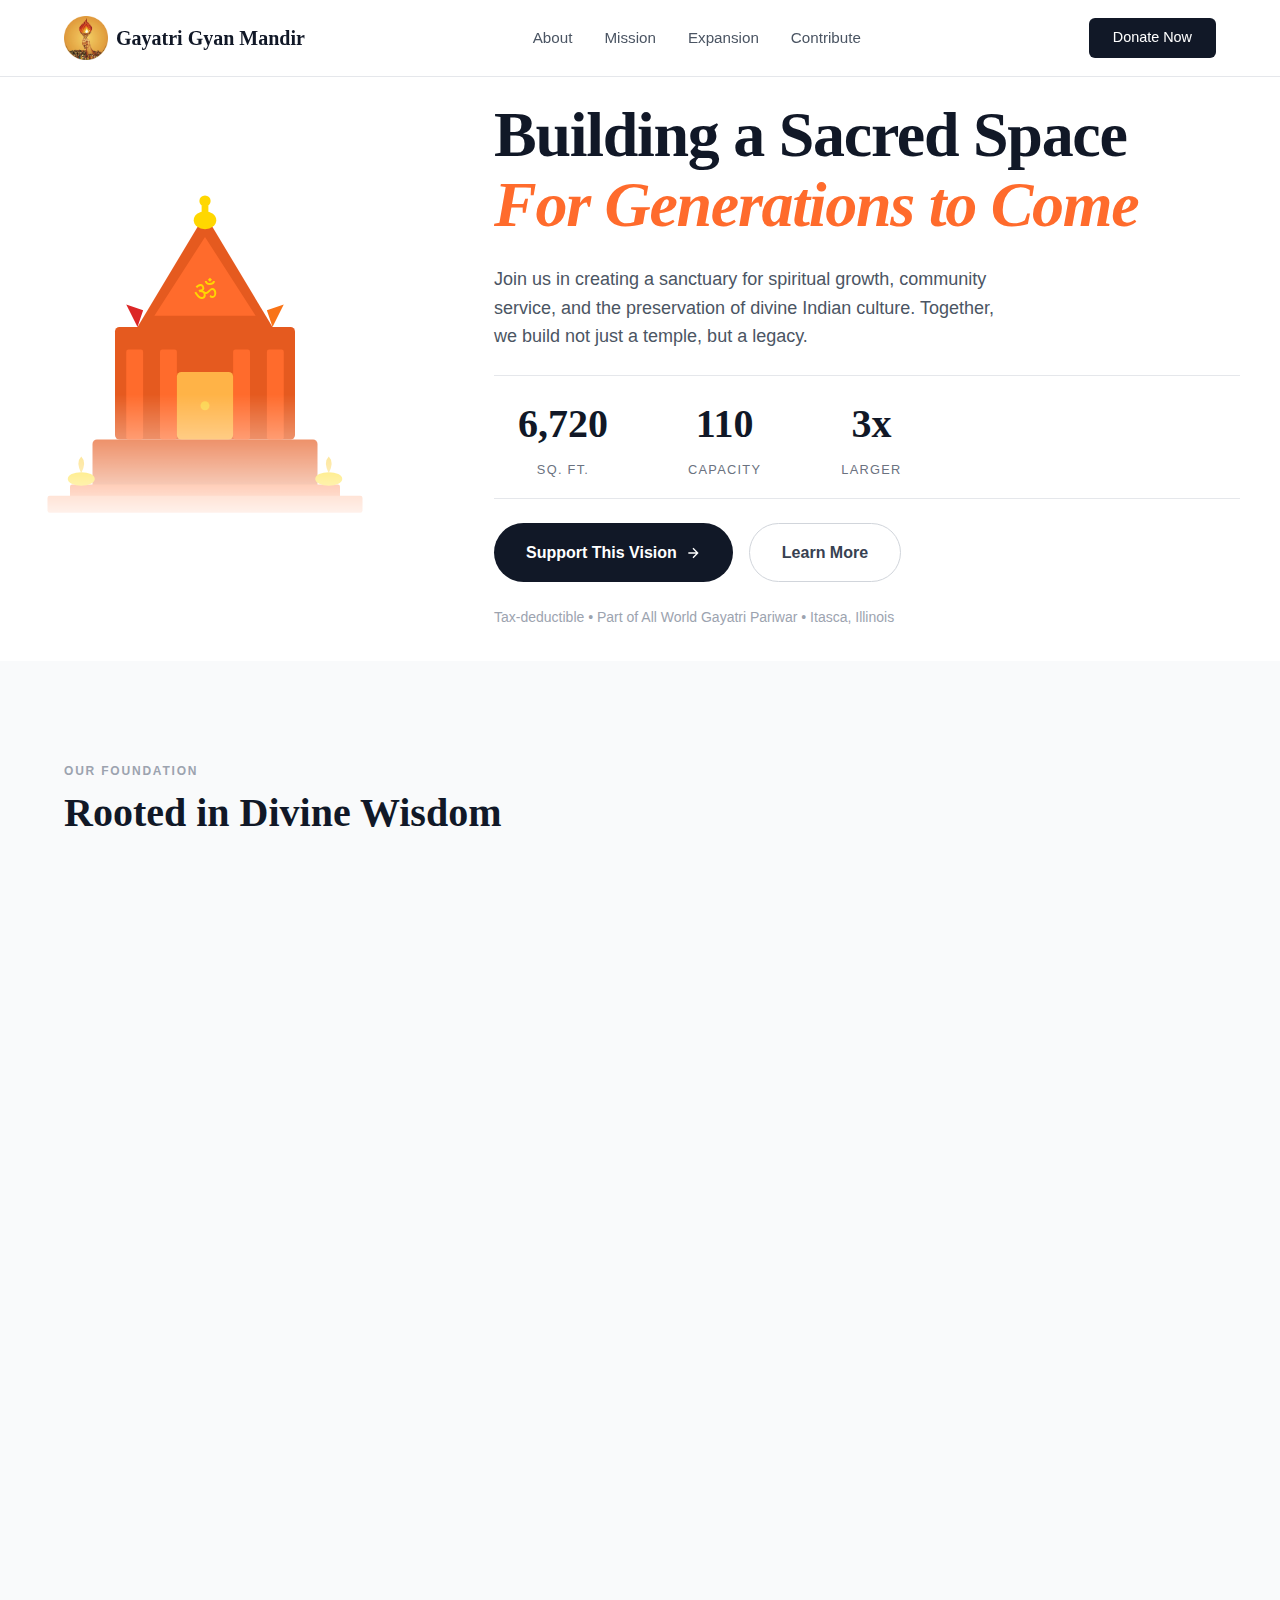
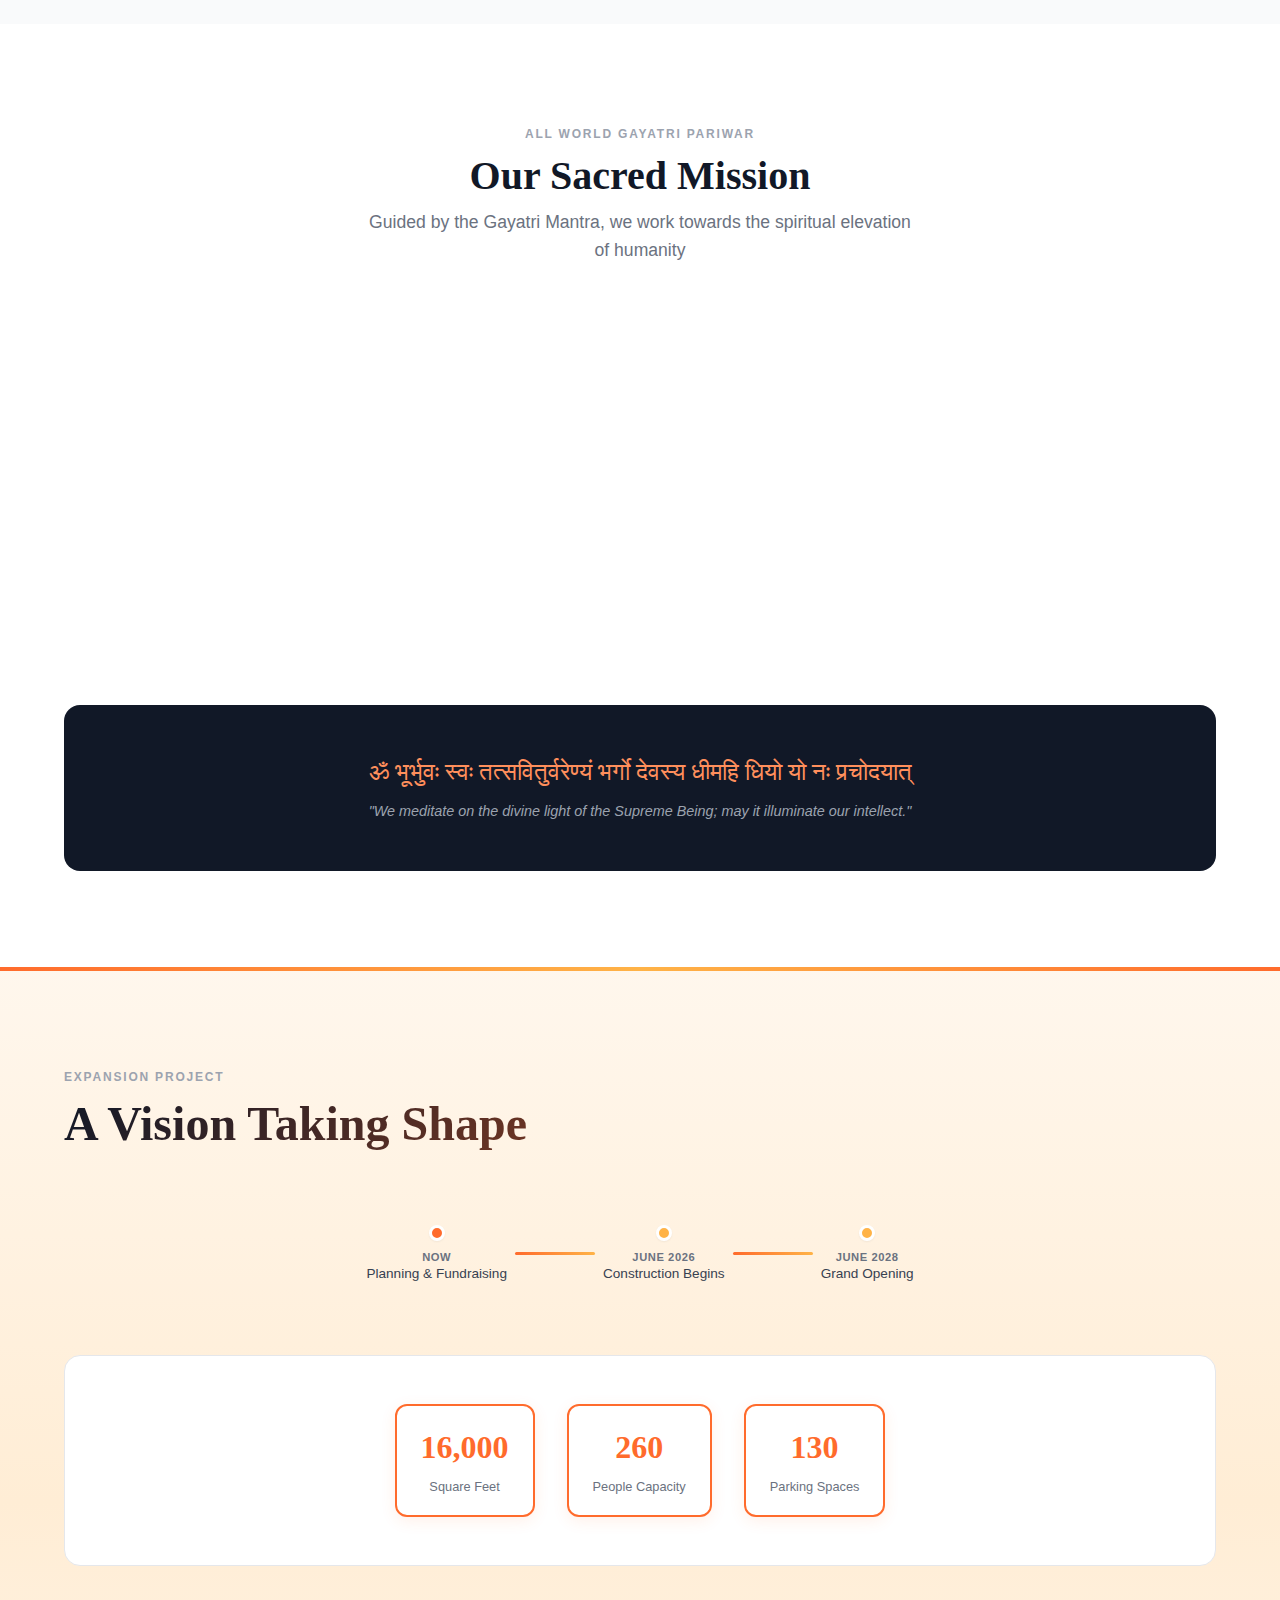
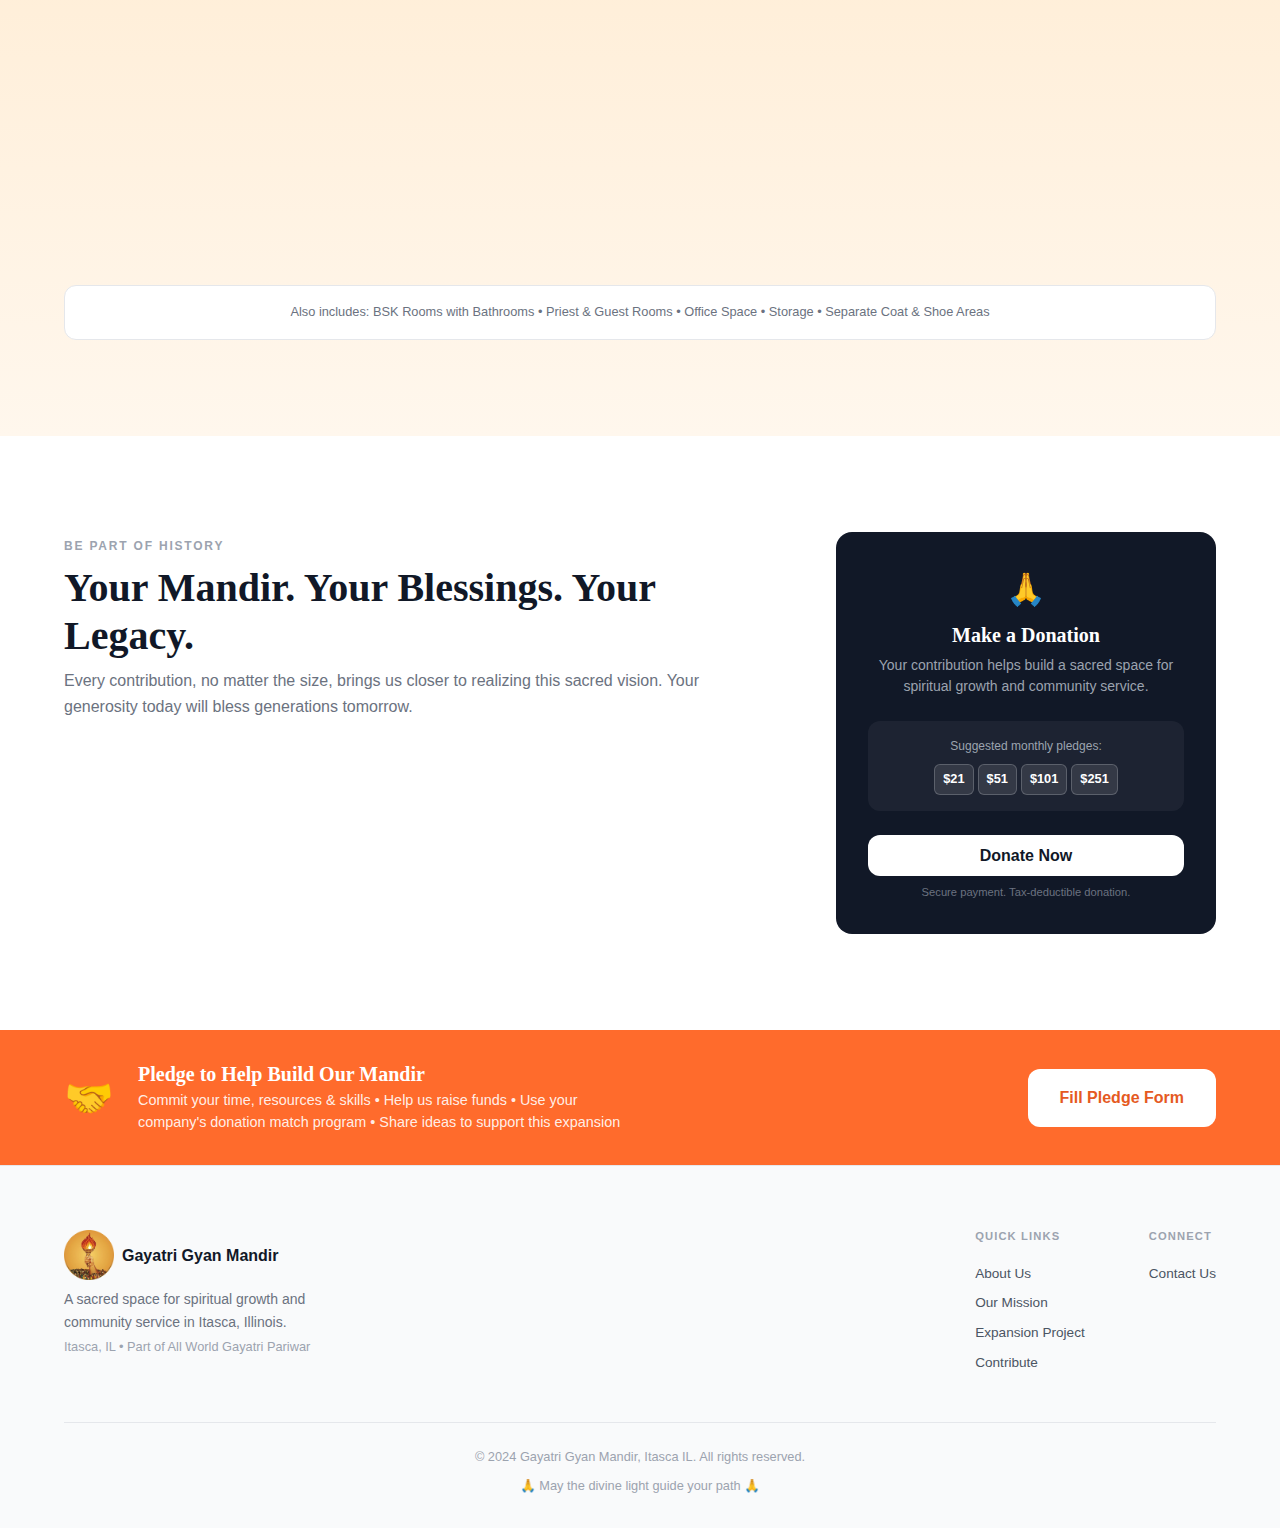
<file: index.html>
<!DOCTYPE html>
<html lang="en">
<head>
    <meta charset="UTF-8">
    <meta name="viewport" content="width=device-width, initial-scale=1.0">
    <title>Gayatri Gyan Mandir | Expansion Project - Itasca, IL</title>
    <meta name="description" content="Join us in building a sacred space for spiritual growth, community service, and divine Indian culture. Gayatri Gyan Mandir expansion project in Itasca, IL.">
    <meta name="keywords" content="Gayatri Gyan Mandir, temple expansion, Itasca IL, Hindu temple, All World Gayatri Pariwar, spiritual center, Gayatri Mantra, donation, community service, Indian culture">

    <!-- Canonical URL -->
    <link rel="canonical" href="https://ggmexpansion.org/">

    <!-- Open Graph / Facebook -->
    <meta property="og:type" content="website">
    <meta property="og:url" content="https://ggmexpansion.org/">
    <meta property="og:title" content="Gayatri Gyan Mandir | Expansion Project - Itasca, IL">
    <meta property="og:description" content="Join us in building a sacred space for spiritual growth, community service, and divine Indian culture. Support our 16,000 sq. ft. temple expansion.">
    <meta property="og:image" content="https://ggmexpansion.org/images/logo.png">
    <meta property="og:site_name" content="Gayatri Gyan Mandir">
    <meta property="og:locale" content="en_US">

    <!-- Twitter Card -->
    <meta name="twitter:card" content="summary_large_image">
    <meta name="twitter:url" content="https://ggmexpansion.org/">
    <meta name="twitter:title" content="Gayatri Gyan Mandir | Expansion Project - Itasca, IL">
    <meta name="twitter:description" content="Join us in building a sacred space for spiritual growth, community service, and divine Indian culture. Support our 16,000 sq. ft. temple expansion.">
    <meta name="twitter:image" content="https://ggmexpansion.org/images/logo.png">

    <!-- Additional SEO -->
    <meta name="author" content="Gayatri Gyan Mandir">
    <meta name="robots" content="index, follow">
    <meta name="googlebot" content="index, follow">

    <meta http-equiv="Content-Security-Policy" content="default-src 'self'; script-src 'self' 'unsafe-inline'; style-src 'self' 'unsafe-inline' https://fonts.googleapis.com; font-src 'self' https://fonts.gstatic.com; img-src 'self' data:; connect-src 'self'; base-uri 'self'; form-action 'self' https://docs.google.com https://app.gayatrigyanmandir.org;">
    <meta http-equiv="X-Content-Type-Options" content="nosniff">
    <meta name="referrer" content="strict-origin-when-cross-origin">
    <link rel="icon" type="image/png" href="images/logo.png">
    <link rel="apple-touch-icon" href="images/logo.png">
    <link rel="preconnect" href="https://fonts.googleapis.com">
    <link rel="preconnect" href="https://fonts.gstatic.com" crossorigin>
    <link href="https://fonts.googleapis.com/css2?family=Playfair+Display:wght@400;500;600;700&family=Inter:wght@300;400;500;600;700&display=swap" rel="stylesheet">
    <link rel="stylesheet" href="styles.css">

    <!-- Structured Data (JSON-LD) -->
    <script type="application/ld+json">
    {
        "@context": "https://schema.org",
        "@type": "ReligiousOrganization",
        "name": "Gayatri Gyan Mandir",
        "alternateName": "GGM Itasca",
        "url": "https://ggmexpansion.org",
        "logo": "https://ggmexpansion.org/images/logo.png",
        "description": "A Hindu temple and spiritual center in Itasca, Illinois, part of the All World Gayatri Pariwar. Currently running an expansion campaign to build a 16,000 sq. ft. facility.",
        "address": {
            "@type": "PostalAddress",
            "addressLocality": "Itasca",
            "addressRegion": "IL",
            "addressCountry": "US"
        },
        "parentOrganization": {
            "@type": "Organization",
            "name": "All World Gayatri Pariwar",
            "url": "https://www.awgp.org"
        },
        "sameAs": [
            "https://gayatrigyanmandir.org"
        ],
        "foundingDate": "1990",
        "nonprofitStatus": "Nonprofit501c3"
    }
    </script>
</head>
<body>
    <!-- Navigation -->
    <nav class="navbar">
        <div class="nav-container">
            <a href="#" class="nav-logo">
                <img src="images/logo.png" alt="Gayatri Gyan Mandir Logo" class="logo-img">
                <span class="logo-text">Gayatri Gyan Mandir</span>
            </a>
            <ul class="nav-links">
                <li><a href="#about">About</a></li>
                <li><a href="#mission">Mission</a></li>
                <li><a href="#project">Expansion</a></li>
                <li><a href="#contribute">Contribute</a></li>
            </ul>
            <a href="https://app.gayatrigyanmandir.org/donate/index" target="_blank" rel="noopener noreferrer" class="nav-cta">Donate Now</a>
            <button class="mobile-menu-btn" aria-label="Toggle menu">
                <span></span>
                <span></span>
                <span></span>
            </button>
        </div>
    </nav>

    <!-- Hero Section -->
    <section class="hero">
        <div class="hero-container">
            <!-- Temple Illustration -->
            <div class="hero-visual">
                <svg class="temple-illustration" viewBox="0 0 400 300" fill="none" xmlns="http://www.w3.org/2000/svg">
                    <defs>
                        <!-- Gradient for fade from bottom up -->
                        <linearGradient id="fadeUp" x1="0%" y1="100%" x2="0%" y2="0%">
                            <stop offset="0%" stop-color="white" stop-opacity="0"/>
                            <stop offset="40%" stop-color="white" stop-opacity="1"/>
                        </linearGradient>
                        <mask id="fadeMask">
                            <rect x="0" y="0" width="400" height="300" fill="url(#fadeUp)"/>
                        </mask>
                    </defs>
                    <g mask="url(#fadeMask)">
                        <!-- Temple Base -->
                        <rect x="100" y="220" width="200" height="60" fill="#E55A1F" rx="4"/>
                        <!-- Temple Steps -->
                        <rect x="80" y="260" width="240" height="20" fill="#FF6B2C" rx="2"/>
                        <rect x="60" y="270" width="280" height="15" fill="#FF8F5C" rx="2"/>
                        <!-- Main Temple Body -->
                        <rect x="120" y="120" width="160" height="100" fill="#E55A1F" rx="4"/>
                        <!-- Temple Pillars -->
                        <rect x="130" y="140" width="15" height="80" fill="#FF6B2C" rx="2"/>
                        <rect x="160" y="140" width="15" height="80" fill="#FF6B2C" rx="2"/>
                        <rect x="225" y="140" width="15" height="80" fill="#FF6B2C" rx="2"/>
                        <rect x="255" y="140" width="15" height="80" fill="#FF6B2C" rx="2"/>
                        <!-- Temple Door -->
                        <rect x="175" y="160" width="50" height="60" fill="#FFB347" rx="4"/>
                        <circle cx="200" cy="190" r="4" fill="#FCD34D"/>
                        <!-- Temple Dome/Shikhara -->
                        <path d="M200 20 L260 120 L140 120 Z" fill="#E55A1F"/>
                        <path d="M200 40 L245 110 L155 110 Z" fill="#FF6B2C"/>
                        <!-- Kalash (top) -->
                        <ellipse cx="200" cy="25" rx="10" ry="8" fill="#FFD700"/>
                        <rect x="197" y="12" width="6" height="13" fill="#FFD700"/>
                        <circle cx="200" cy="8" r="5" fill="#FFD700"/>
                        <!-- Om Symbol -->
                        <text x="200" y="95" text-anchor="middle" fill="#FFD700" font-size="24" font-family="serif">ॐ</text>
                        <!-- Decorative flags -->
                        <path d="M140 120 L130 100 L145 105 Z" fill="#DC2626"/>
                        <path d="M260 120 L270 100 L255 105 Z" fill="#F97316"/>
                        <!-- Diyas (oil lamps) -->
                        <ellipse cx="90" cy="255" rx="12" ry="6" fill="#FFD700"/>
                        <path d="M90 250 Q95 240 90 235 Q85 240 90 250" fill="#FCD34D"/>
                        <ellipse cx="310" cy="255" rx="12" ry="6" fill="#FFD700"/>
                        <path d="M310 250 Q315 240 310 235 Q305 240 310 250" fill="#FCD34D"/>
                    </g>
                </svg>
            </div>

            <div class="hero-content">
                <h1 class="hero-title">
                    <span class="title-line">Building a Sacred Space</span>
                    <span class="title-line highlight highlight-circle">
                        For Generations to Come
                        <svg class="hand-drawn-circle" viewBox="0 0 500 100" preserveAspectRatio="none">
                            <path class="circle-path" d="M 480,68
                                Q 50,90 20,50
                                Q 15,15 250,10
                                Q 485,12 490,50
                                Q 488,75 460,38"
                                fill="none"
                                stroke="currentColor"
                                stroke-width="2.5"
                                stroke-linecap="round"/>
                        </svg>
                    </span>
                </h1>
                <p class="hero-description">
                    Join us in creating a sanctuary for spiritual growth, community service, and the preservation of divine Indian culture. Together, we build not just a temple, but a legacy.
                </p>
                <div class="hero-stats">
                    <div class="stat">
                        <span class="stat-number">16,000</span>
                        <span class="stat-label">Sq. Ft.</span>
                    </div>
                    <div class="stat">
                        <span class="stat-number">260</span>
                        <span class="stat-label">Capacity</span>
                    </div>
                    <div class="stat">
                        <span class="stat-number">5x</span>
                        <span class="stat-label">Larger</span>
                    </div>
                </div>
                <div class="hero-cta">
                    <a href="https://app.gayatrigyanmandir.org/donate/index" target="_blank" rel="noopener noreferrer" class="btn btn-primary">
                        <span>Support This Vision</span>
                        <svg width="16" height="16" viewBox="0 0 24 24" fill="none" stroke="currentColor" stroke-width="2">
                            <path d="M5 12h14M12 5l7 7-7 7"/>
                        </svg>
                    </a>
                    <a href="#project" class="btn btn-secondary">Learn More</a>
                </div>
                <p class="hero-note">Tax-deductible • Part of All World Gayatri Pariwar • Itasca, Illinois</p>
            </div>
        </div>
    </section>

    <!-- About Section -->
    <section id="about" class="section about">
        <div class="container">
            <div class="section-header">
                <span class="section-tag">Our Foundation</span>
                <h2 class="section-title">Rooted in Divine Wisdom</h2>
            </div>
            <div class="about-grid">
                <div class="about-card founders">
                    <div class="card-glow"></div>
                    <div class="founders-images">
                        <div class="founder-circle">
                            <img src="images/guruji.jpeg" alt="Pandit Shriram Sharma Acharya" class="founder-img">
                        </div>
                        <div class="founder-circle">
                            <img src="images/mataji.jpeg" alt="Mata Bhagwati Devi Sharma" class="founder-img">
                        </div>
                    </div>
                    <h3>Founded on Sacred Principles</h3>
                    <p>Gayatri Gyan Mandir stands on the timeless teachings of <strong>Pandit Shriram Sharma Acharya</strong> and <strong>Mata Bhagwati Devi</strong>, who dedicated their lives to spiritual awakening and social transformation.</p>
                </div>
                <div class="about-card">
                    <div class="card-icon">🙏</div>
                    <h3>More Than a Temple</h3>
                    <p>We are a living center for spiritual practice, community service, and the dissemination of ancient wisdom in the modern world.</p>
                </div>
                <div class="about-card">
                    <div class="card-icon">🔬</div>
                    <h3>Science Meets Spirituality</h3>
                    <p>Bridging the gap between scientific inquiry and spiritual truth, demonstrating how ancient wisdom aligns with modern understanding.</p>
                </div>
                <div class="about-card">
                    <div class="card-icon">🌍</div>
                    <h3>Global Movement</h3>
                    <p>Part of the worldwide Gayatri Pariwar family, united in the mission of personal transformation and societal upliftment.</p>
                </div>
                <div class="about-card">
                    <div class="card-icon">🙌</div>
                    <h3>Seva & Service</h3>
                    <p>Selfless service to humanity through education, healthcare initiatives, and community support programs that uplift the underprivileged.</p>
                </div>
            </div>
        </div>
    </section>

    <!-- Mission Section -->
    <section id="mission" class="section mission">
        <div class="container">
            <div class="section-header center">
                <span class="section-tag">All World Gayatri Pariwar</span>
                <h2 class="section-title">Our Sacred Mission</h2>
                <p class="section-subtitle">Guided by the Gayatri Mantra, we work towards the spiritual elevation of humanity</p>
            </div>
            <div class="mission-grid">
                <div class="mission-card">
                    <div class="mission-number">01</div>
                    <h3>Spiritual Awakening</h3>
                    <p>Spreading the practice of Gayatri Sadhana and Yagya to purify minds, bodies, and the environment.</p>
                </div>
                <div class="mission-card">
                    <div class="mission-number">02</div>
                    <h3>Thought Revolution</h3>
                    <p>Vichar Kranti - transforming society through the power of righteous thinking and noble ideals.</p>
                </div>
                <div class="mission-card">
                    <div class="mission-number">03</div>
                    <h3>Cultural Preservation</h3>
                    <p>Keeping alive the rich traditions, festivals, and wisdom of ancient Indian civilization.</p>
                </div>
                <div class="mission-card">
                    <div class="mission-number">04</div>
                    <h3>Community Service</h3>
                    <p>Selfless service to humanity - education, healthcare, and support for the underprivileged.</p>
                </div>
                <div class="mission-card">
                    <div class="mission-number">05</div>
                    <h3>Youth Empowerment</h3>
                    <p>Nurturing the next generation with values, discipline, and a sense of purpose.</p>
                </div>
                <div class="mission-card">
                    <div class="mission-number">06</div>
                    <h3>Scientific Spirituality</h3>
                    <p>Demonstrating the harmony between scientific truth and spiritual wisdom.</p>
                </div>
            </div>
            <div class="mantra-section">
                <div class="mantra-glow"></div>
                <p class="mantra-sanskrit">ॐ भूर्भुवः स्वः तत्सवितुर्वरेण्यं भर्गो देवस्य धीमहि धियो यो नः प्रचोदयात्</p>
                <p class="mantra-translation">"We meditate on the divine light of the Supreme Being; may it illuminate our intellect."</p>
            </div>
        </div>
    </section>

    <!-- Project Section -->
    <section id="project" class="section project">
        <div class="container">
            <div class="section-header">
                <span class="section-tag">Expansion Project</span>
                <h2 class="section-title">A Vision Taking Shape</h2>
            </div>

            <div class="timeline">
                <div class="timeline-item">
                    <div class="timeline-marker active"></div>
                    <div class="timeline-content">
                        <span class="timeline-date">Now</span>
                        <h4>Planning & Fundraising</h4>
                    </div>
                </div>
                <div class="timeline-line"></div>
                <div class="timeline-item">
                    <div class="timeline-marker"></div>
                    <div class="timeline-content">
                        <span class="timeline-date">June 2026</span>
                        <h4>Construction Begins</h4>
                    </div>
                </div>
                <div class="timeline-line"></div>
                <div class="timeline-item">
                    <div class="timeline-marker"></div>
                    <div class="timeline-content">
                        <span class="timeline-date">June 2028</span>
                        <h4>Grand Opening</h4>
                    </div>
                </div>
            </div>

            <div class="features-showcase">
                <div class="feature-main">
                    <div class="feature-visual">
                        <div class="building-illustration">
                            <div class="building-glow"></div>
                            <div class="building-stats">
                                <div class="building-stat">
                                    <span class="stat-value">16,000</span>
                                    <span class="stat-desc">Square Feet</span>
                                </div>
                                <div class="building-stat">
                                    <span class="stat-value">260</span>
                                    <span class="stat-desc">People Capacity</span>
                                </div>
                                <div class="building-stat">
                                    <span class="stat-value">130</span>
                                    <span class="stat-desc">Parking Spaces</span>
                                </div>
                            </div>
                        </div>
                    </div>
                </div>
            </div>

            <div class="features-grid">
                <div class="feature-card">
                    <div class="feature-icon">🕉️</div>
                    <h4>Spacious Mandir Hall</h4>
                    <p>Grand hall for Aartis, Sabhas, and spiritual gatherings</p>
                </div>
                <div class="feature-card">
                    <div class="feature-icon">🔥</div>
                    <h4>Yagya Room</h4>
                    <p>Dedicated space for sacred fire ceremonies</p>
                </div>
                <div class="feature-card">
                    <div class="feature-icon">🧘</div>
                    <h4>Meditation Garden</h4>
                    <p>Serene outdoor space for contemplation</p>
                </div>
                <div class="feature-card">
                    <div class="feature-icon">👶</div>
                    <h4>Children's Areas</h4>
                    <p>Play and activity spaces for young ones</p>
                </div>
                <div class="feature-card">
                    <div class="feature-icon">🎤</div>
                    <h4>Assembly Room</h4>
                    <p>Multi-purpose hall with stage for events</p>
                </div>
                <div class="feature-card">
                    <div class="feature-icon">🍽️</div>
                    <h4>Kitchen & Dining</h4>
                    <p>Full kitchen and prasad distribution area</p>
                </div>
                <div class="feature-card">
                    <div class="feature-icon">📚</div>
                    <h4>Library</h4>
                    <p>Collection of spiritual texts and resources</p>
                </div>
                <div class="feature-card">
                    <div class="feature-icon">♿</div>
                    <h4>ADA Accessible</h4>
                    <p>Elevators and full accessibility features</p>
                </div>
            </div>

            <div class="additional-features">
                <p>Also includes: BSK Rooms with Bathrooms • Priest & Guest Rooms • Office Space • Storage • Separate Coat & Shoe Areas</p>
            </div>
        </div>
    </section>

    <!-- Contribute Section -->
    <section id="contribute" class="section contribute">
        <div class="container">
            <div class="contribute-wrapper">
                <div class="contribute-content">
                    <span class="section-tag">Be Part of History</span>
                    <h2 class="section-title">Your Mandir. Your Blessings. Your Legacy.</h2>
                    <p class="contribute-text">Every contribution, no matter the size, brings us closer to realizing this sacred vision. Your generosity today will bless generations tomorrow.</p>

                    <div class="contribute-ways">
                        <div class="contribute-way">
                            <div class="way-icon">💝</div>
                            <div class="way-content">
                                <h4>Donate Generously</h4>
                                <p>One-time gifts of any amount make a difference</p>
                            </div>
                        </div>
                        <div class="contribute-way">
                            <div class="way-icon">📅</div>
                            <div class="way-content">
                                <h4>Monthly Pledge</h4>
                                <p>Commit to $21, $51, $101 or more monthly</p>
                            </div>
                        </div>
                        <div class="contribute-way">
                            <div class="way-icon">🤝</div>
                            <div class="way-content">
                                <h4>Volunteer</h4>
                                <p>Offer your time, skills, and expertise</p>
                            </div>
                        </div>
                        <div class="contribute-way">
                            <div class="way-icon">📢</div>
                            <div class="way-content">
                                <h4>Spread the Word</h4>
                                <p>Share with friends, family, and community</p>
                            </div>
                        </div>
                    </div>
                </div>

                <div class="donate-card">
                    <div class="donate-card-glow"></div>
                    <div class="donate-card-icon">🙏</div>
                    <h3>Make a Donation</h3>
                    <p class="donate-card-text">Your contribution helps build a sacred space for spiritual growth and community service.</p>

                    <div class="suggested-amounts">
                        <p class="suggested-label">Suggested monthly pledges:</p>
                        <div class="amount-tags">
                            <span class="amount-tag">$21</span>
                            <span class="amount-tag">$51</span>
                            <span class="amount-tag">$101</span>
                            <span class="amount-tag">$251</span>
                        </div>
                    </div>

                    <a href="https://app.gayatrigyanmandir.org/donate/index" target="_blank" rel="noopener noreferrer" class="donate-btn">
                        <span>Donate Now</span>
                    </a>
                    <p class="donate-note">Secure payment. Tax-deductible donation.</p>
                </div>
            </div>
        </div>
    </section>

    <!-- Pledge Section -->
    <section class="section pledge-section">
        <div class="container">
            <div class="pledge-banner">
                <div class="pledge-banner-content">
                    <div class="pledge-banner-icon">🤝</div>
                    <div class="pledge-banner-text">
                        <h3>Pledge to Help Build Our Mandir</h3>
                        <p>Commit your time, resources & skills • Help us raise funds • Use your company's donation match program • Share ideas to support this expansion</p>
                    </div>
                </div>
                <a href="https://docs.google.com/forms/d/e/1FAIpQLSdRYGt8UrHeXYN23HnZYAPma0MJ6WwvI7E7ZVT12mGck7450g/viewform" target="_blank" rel="noopener noreferrer" class="pledge-banner-btn">
                    Fill Pledge Form
                </a>
            </div>
        </div>
    </section>

    <!-- Footer -->
    <footer class="footer">
        <div class="container">
            <div class="footer-content">
                <div class="footer-main">
                    <div class="footer-logo">
                        <img src="images/logo.png" alt="Gayatri Gyan Mandir Logo" class="logo-img footer-logo-img">
                        <span class="logo-text">Gayatri Gyan Mandir</span>
                    </div>
                    <p class="footer-tagline">A sacred space for spiritual growth and community service in Itasca, Illinois.</p>
                    <p class="footer-address">Itasca, IL • Part of All World Gayatri Pariwar</p>
                </div>
                <div class="footer-links">
                    <div class="footer-column">
                        <h4>Quick Links</h4>
                        <ul>
                            <li><a href="#about">About Us</a></li>
                            <li><a href="#mission">Our Mission</a></li>
                            <li><a href="#project">Expansion Project</a></li>
                            <li><a href="#contribute">Contribute</a></li>
                        </ul>
                    </div>
                    <div class="footer-column">
                        <h4>Connect</h4>
                        <ul>
                            <li><a href="https://gayatrigyanmandir.org/contact/" target="_blank" rel="noopener noreferrer">Contact Us</a></li>
                        </ul>
                    </div>
                </div>
            </div>
            <div class="footer-bottom">
                <p>&copy; 2024 Gayatri Gyan Mandir, Itasca IL. All rights reserved.</p>
                <p class="blessing">🙏 May the divine light guide your path 🙏</p>
            </div>
        </div>
    </footer>

    <script src="script.js"></script>
</body>
</html>
</file>
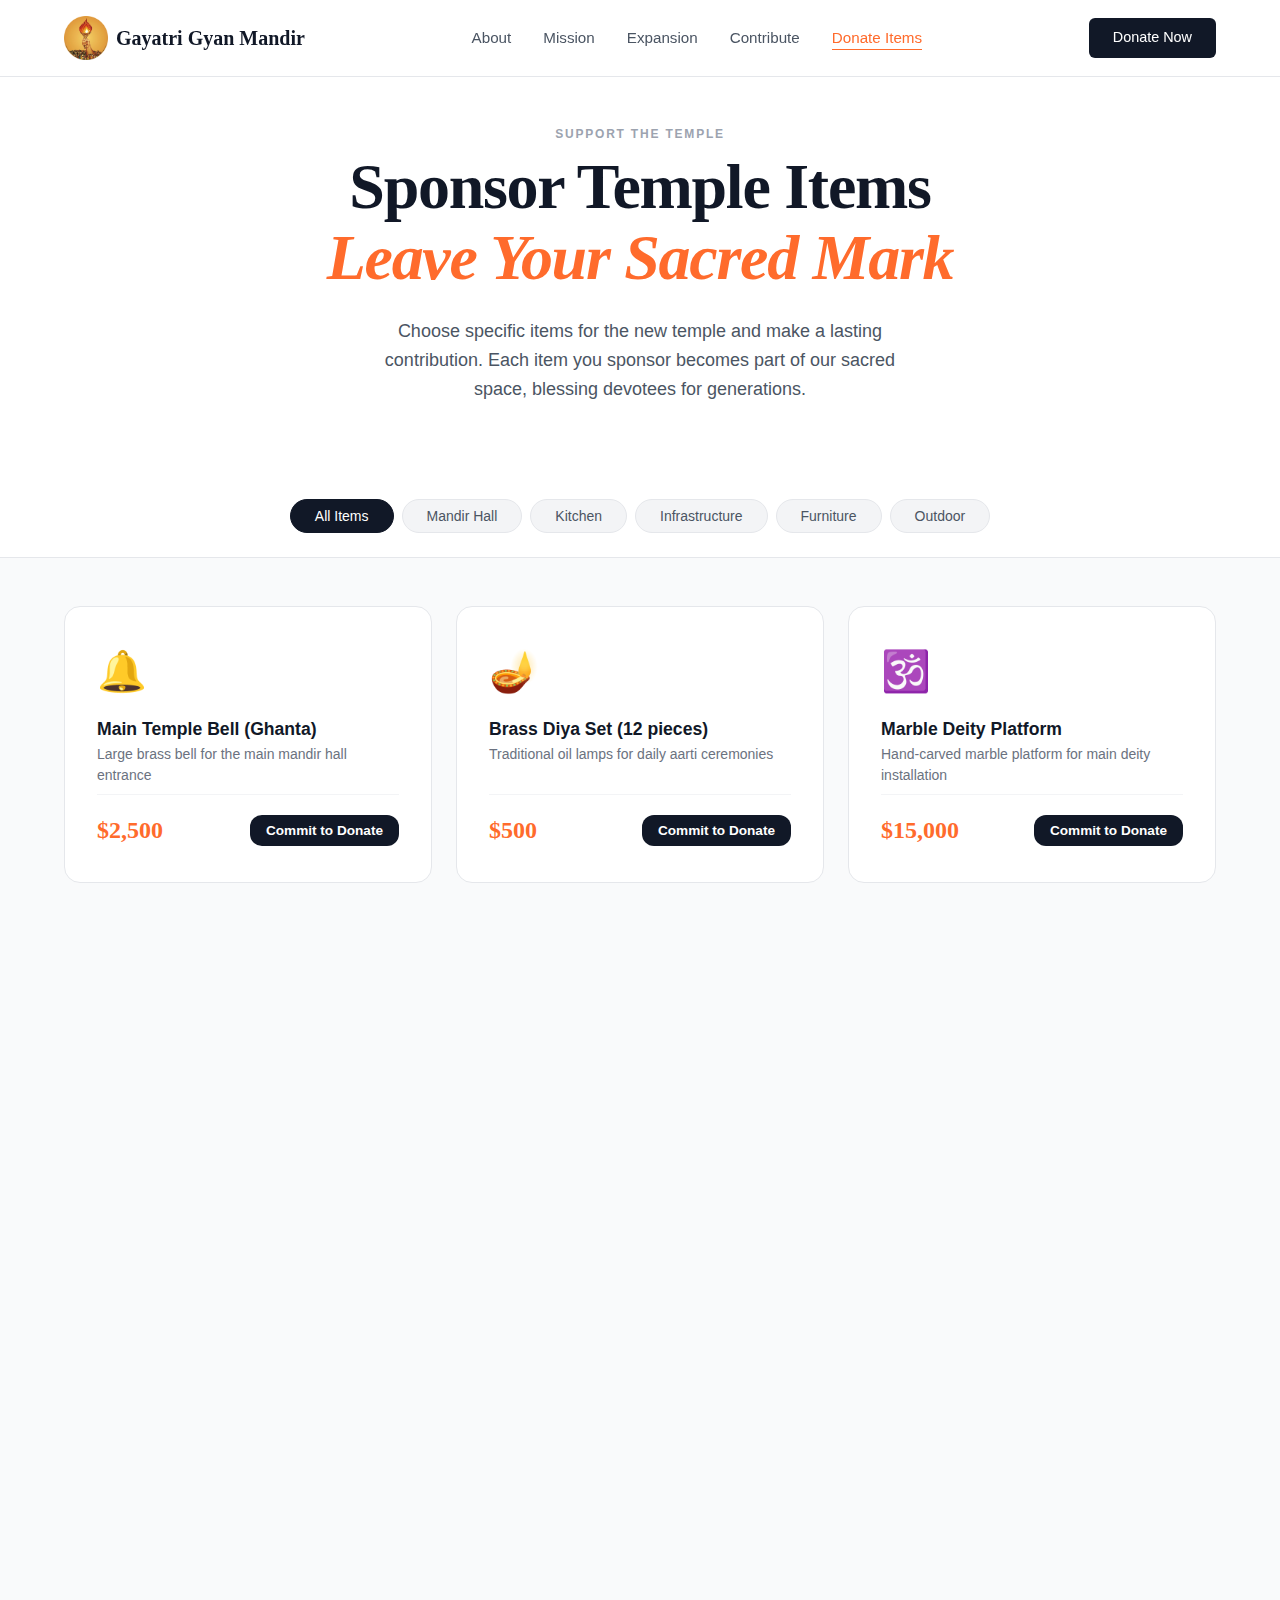
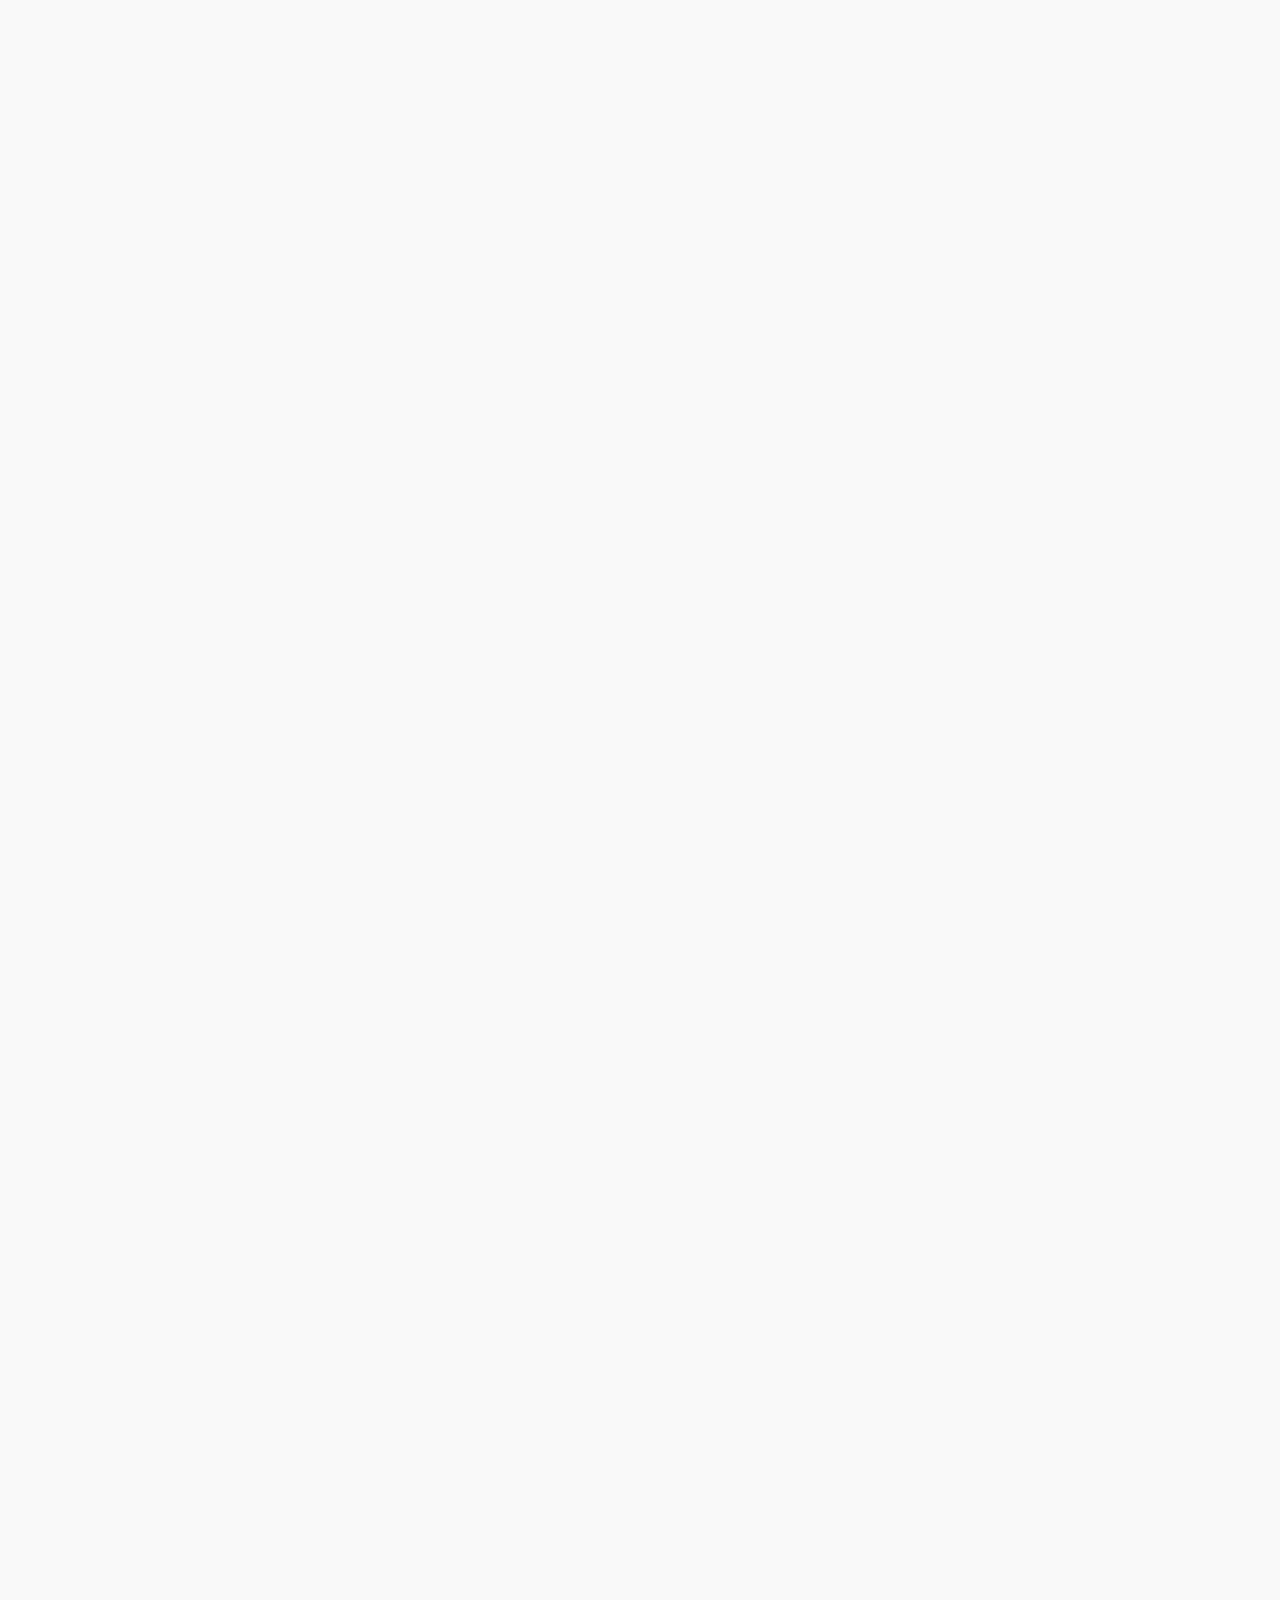
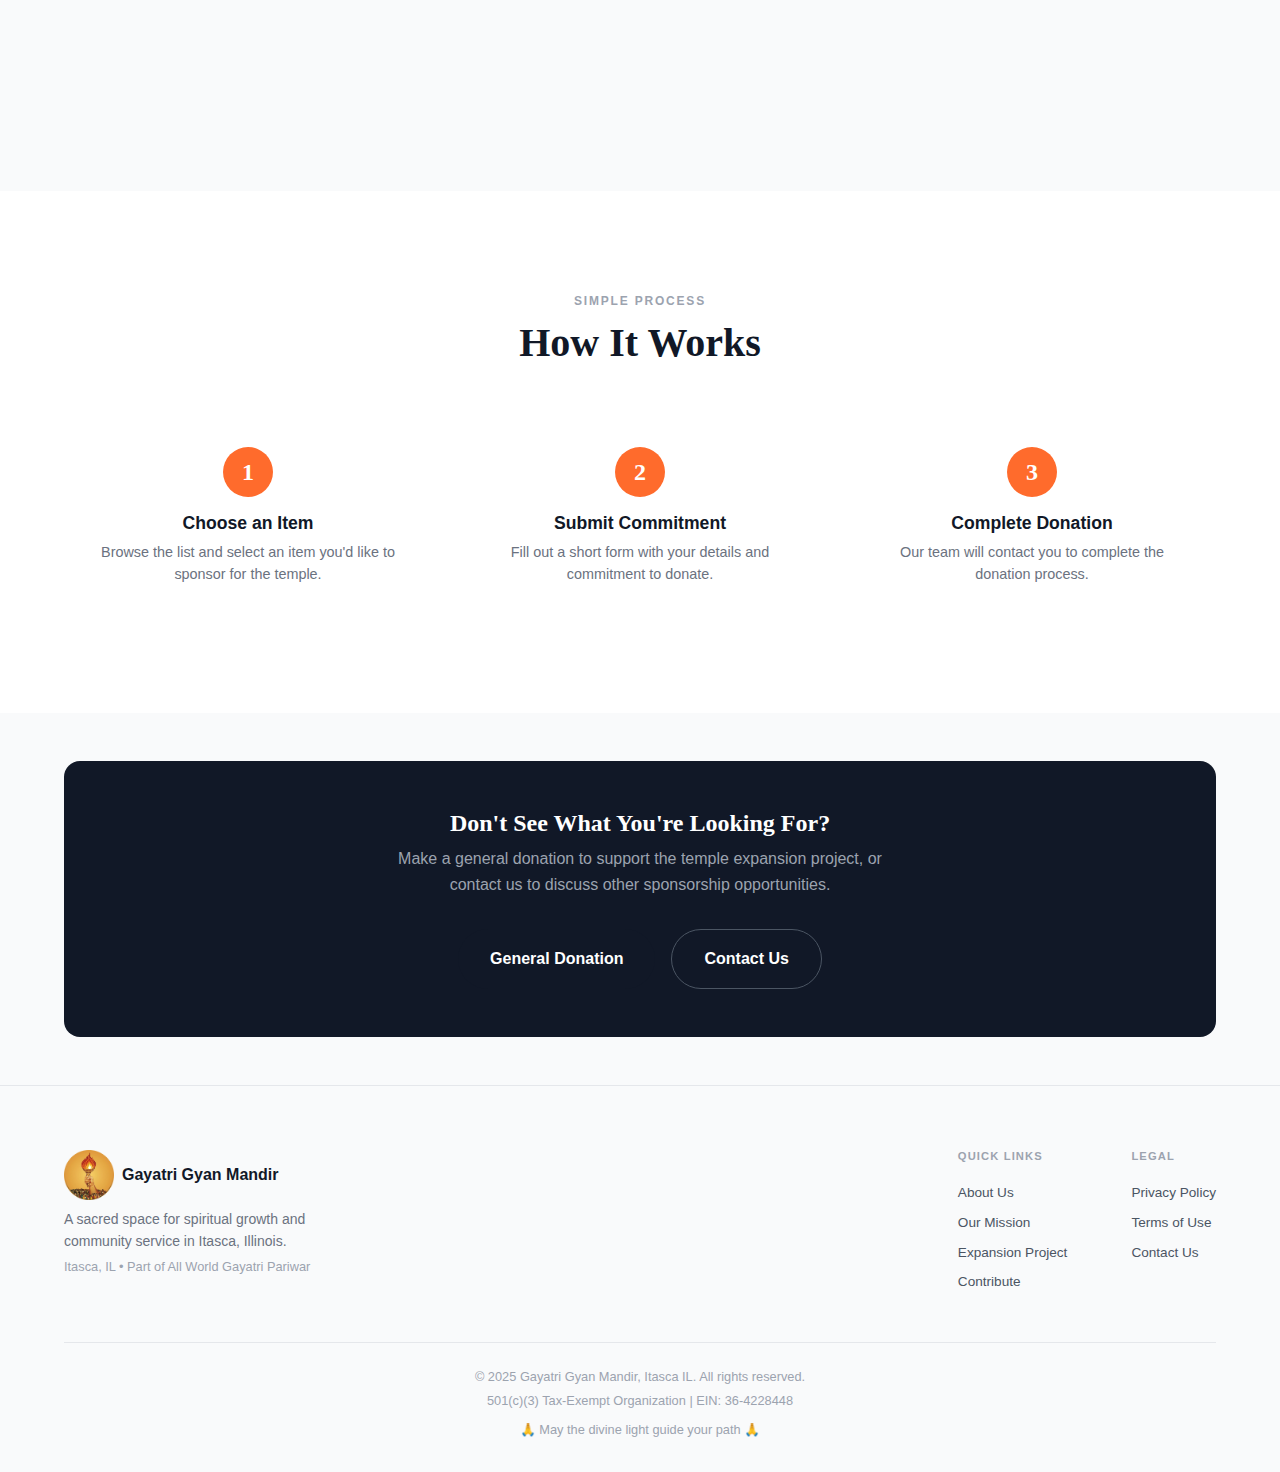
<file: donate-items.html>
<!DOCTYPE html>
<html lang="en">
<head>
    <meta charset="UTF-8">
    <meta name="viewport" content="width=device-width, initial-scale=1.0">
    <title>Donate for Temple Items | Gayatri Gyan Mandir Expansion</title>
    <meta name="description" content="Support the Gayatri Gyan Mandir expansion by donating for specific temple items. Choose items like bells, diyas, kitchen equipment, and more.">
    <meta name="keywords" content="Gayatri Gyan Mandir, temple donation, donate items, Hindu temple, All World Gayatri Pariwar, sponsor temple items">

    <!-- Canonical URL -->
    <link rel="canonical" href="https://ggmexpansion.org/donate-items.html">

    <!-- Open Graph / Facebook -->
    <meta property="og:type" content="website">
    <meta property="og:url" content="https://ggmexpansion.org/donate-items.html">
    <meta property="og:title" content="Donate for Temple Items | Gayatri Gyan Mandir">
    <meta property="og:description" content="Support the temple expansion by sponsoring specific items. Every contribution brings us closer to our sacred vision.">
    <meta property="og:image" content="https://ggmexpansion.org/images/logo.png">
    <meta property="og:site_name" content="Gayatri Gyan Mandir">

    <!-- Twitter Card -->
    <meta name="twitter:card" content="summary_large_image">
    <meta name="twitter:url" content="https://ggmexpansion.org/donate-items.html">
    <meta name="twitter:title" content="Donate for Temple Items | Gayatri Gyan Mandir">
    <meta name="twitter:description" content="Support the temple expansion by sponsoring specific items. Every contribution brings us closer to our sacred vision.">
    <meta name="twitter:image" content="https://ggmexpansion.org/images/logo.png">

    <!-- Additional SEO -->
    <meta name="author" content="Gayatri Gyan Mandir">
    <meta name="robots" content="index, follow">

    <meta http-equiv="Content-Security-Policy" content="default-src 'self'; script-src 'self' 'unsafe-inline' 'unsafe-eval'; style-src 'self' 'unsafe-inline' https://fonts.googleapis.com; font-src 'self' https://fonts.gstatic.com; img-src 'self' data: https:; connect-src 'self' https://docs.google.com https://sheets.googleapis.com; base-uri 'self'; form-action 'self' https://docs.google.com https://app.gayatrigyanmandir.org;">
    <meta http-equiv="X-Content-Type-Options" content="nosniff">
    <meta name="referrer" content="strict-origin-when-cross-origin">
    <link rel="icon" type="image/png" href="images/logo.png">
    <link rel="apple-touch-icon" href="images/logo.png">
    <link rel="preconnect" href="https://fonts.googleapis.com">
    <link rel="preconnect" href="https://fonts.gstatic.com" crossorigin>
    <link href="https://fonts.googleapis.com/css2?family=Playfair+Display:wght@400;500;600;700&family=Inter:wght@300;400;500;600;700&display=swap" rel="stylesheet">
    <link rel="stylesheet" href="styles.css">
</head>
<body>
    <!-- Navigation -->
    <nav class="navbar">
        <div class="nav-container">
            <a href="index.html" class="nav-logo">
                <img src="images/logo.png" alt="Gayatri Gyan Mandir Logo" class="logo-img">
                <span class="logo-text">Gayatri Gyan Mandir</span>
            </a>
            <ul class="nav-links">
                <li><a href="index.html#about">About</a></li>
                <li><a href="index.html#mission">Mission</a></li>
                <li><a href="index.html#project">Expansion</a></li>
                <li><a href="index.html#contribute">Contribute</a></li>
                <li><a href="donate-items.html" class="active">Donate Items</a></li>
            </ul>
            <a href="https://app.gayatrigyanmandir.org/donate/index" target="_blank" rel="noopener noreferrer" class="nav-cta">Donate Now</a>
            <button class="mobile-menu-btn" aria-label="Toggle menu">
                <span></span>
                <span></span>
                <span></span>
            </button>
        </div>
    </nav>

    <!-- Hero Section -->
    <section class="hero hero-small">
        <div class="hero-container">
            <div class="hero-content hero-content-centered">
                <span class="section-tag">Support the Temple</span>
                <h1 class="hero-title">
                    <span class="title-line">Sponsor Temple Items</span>
                    <span class="title-line highlight">Leave Your Sacred Mark</span>
                </h1>
                <p class="hero-description">
                    Choose specific items for the new temple and make a lasting contribution.
                    Each item you sponsor becomes part of our sacred space, blessing devotees for generations.
                </p>
            </div>
        </div>
    </section>

    <!-- Filter Section -->
    <section class="section filter-section">
        <div class="container">
            <div class="filter-bar">
                <button class="filter-btn active" data-category="all">All Items</button>
                <button class="filter-btn" data-category="mandir">Mandir Hall</button>
                <button class="filter-btn" data-category="kitchen">Kitchen</button>
                <button class="filter-btn" data-category="infrastructure">Infrastructure</button>
                <button class="filter-btn" data-category="furniture">Furniture</button>
                <button class="filter-btn" data-category="outdoor">Outdoor</button>
            </div>
        </div>
    </section>

    <!-- Donation Items Grid -->
    <section class="section items-section">
        <div class="container">
            <div class="items-loading" id="items-loading">
                <div class="loading-spinner"></div>
                <p>Loading items...</p>
            </div>
            <div class="items-grid" id="items-grid">
                <!-- Items will be loaded dynamically via JavaScript -->
            </div>
            <div class="items-empty" id="items-empty" style="display: none;">
                <p>No items found in this category.</p>
            </div>
        </div>
    </section>

    <!-- How It Works Section -->
    <section class="section how-it-works">
        <div class="container">
            <div class="section-header center">
                <span class="section-tag">Simple Process</span>
                <h2 class="section-title">How It Works</h2>
            </div>
            <div class="steps-grid">
                <div class="step-card">
                    <div class="step-number">1</div>
                    <h3>Choose an Item</h3>
                    <p>Browse the list and select an item you'd like to sponsor for the temple.</p>
                </div>
                <div class="step-card">
                    <div class="step-number">2</div>
                    <h3>Submit Commitment</h3>
                    <p>Fill out a short form with your details and commitment to donate.</p>
                </div>
                <div class="step-card">
                    <div class="step-number">3</div>
                    <h3>Complete Donation</h3>
                    <p>Our team will contact you to complete the donation process.</p>
                </div>
            </div>
        </div>
    </section>

    <!-- CTA Section -->
    <section class="section cta-section">
        <div class="container">
            <div class="cta-card">
                <div class="cta-content">
                    <h2>Don't See What You're Looking For?</h2>
                    <p>Make a general donation to support the temple expansion project, or contact us to discuss other sponsorship opportunities.</p>
                    <div class="cta-buttons">
                        <a href="https://app.gayatrigyanmandir.org/donate/index" target="_blank" rel="noopener noreferrer" class="btn btn-primary">
                            <span>General Donation</span>
                        </a>
                        <a href="https://gayatrigyanmandir.org/contact/" target="_blank" rel="noopener noreferrer" class="btn btn-secondary">Contact Us</a>
                    </div>
                </div>
            </div>
        </div>
    </section>

    <!-- Footer -->
    <footer class="footer">
        <div class="container">
            <div class="footer-content">
                <div class="footer-main">
                    <div class="footer-logo">
                        <img src="images/logo.png" alt="Gayatri Gyan Mandir Logo" class="logo-img footer-logo-img">
                        <span class="logo-text">Gayatri Gyan Mandir</span>
                    </div>
                    <p class="footer-tagline">A sacred space for spiritual growth and community service in Itasca, Illinois.</p>
                    <p class="footer-address">Itasca, IL • Part of All World Gayatri Pariwar</p>
                </div>
                <div class="footer-links">
                    <div class="footer-column">
                        <h4>Quick Links</h4>
                        <ul>
                            <li><a href="index.html#about">About Us</a></li>
                            <li><a href="index.html#mission">Our Mission</a></li>
                            <li><a href="index.html#project">Expansion Project</a></li>
                            <li><a href="index.html#contribute">Contribute</a></li>
                        </ul>
                    </div>
                    <div class="footer-column">
                        <h4>Legal</h4>
                        <ul>
                            <li><a href="privacy.html">Privacy Policy</a></li>
                            <li><a href="terms.html">Terms of Use</a></li>
                            <li><a href="https://gayatrigyanmandir.org/contact/" target="_blank" rel="noopener noreferrer">Contact Us</a></li>
                        </ul>
                    </div>
                </div>
            </div>
            <div class="footer-bottom">
                <p>&copy; 2025 Gayatri Gyan Mandir, Itasca IL. All rights reserved.</p>
                <p class="tax-exempt">501(c)(3) Tax-Exempt Organization | EIN: 36-4228448</p>
                <p class="blessing">🙏 May the divine light guide your path 🙏</p>
            </div>
        </div>
    </footer>

    <script src="script.js"></script>
    <script src="donate-items.js"></script>
</body>
</html>
</file>
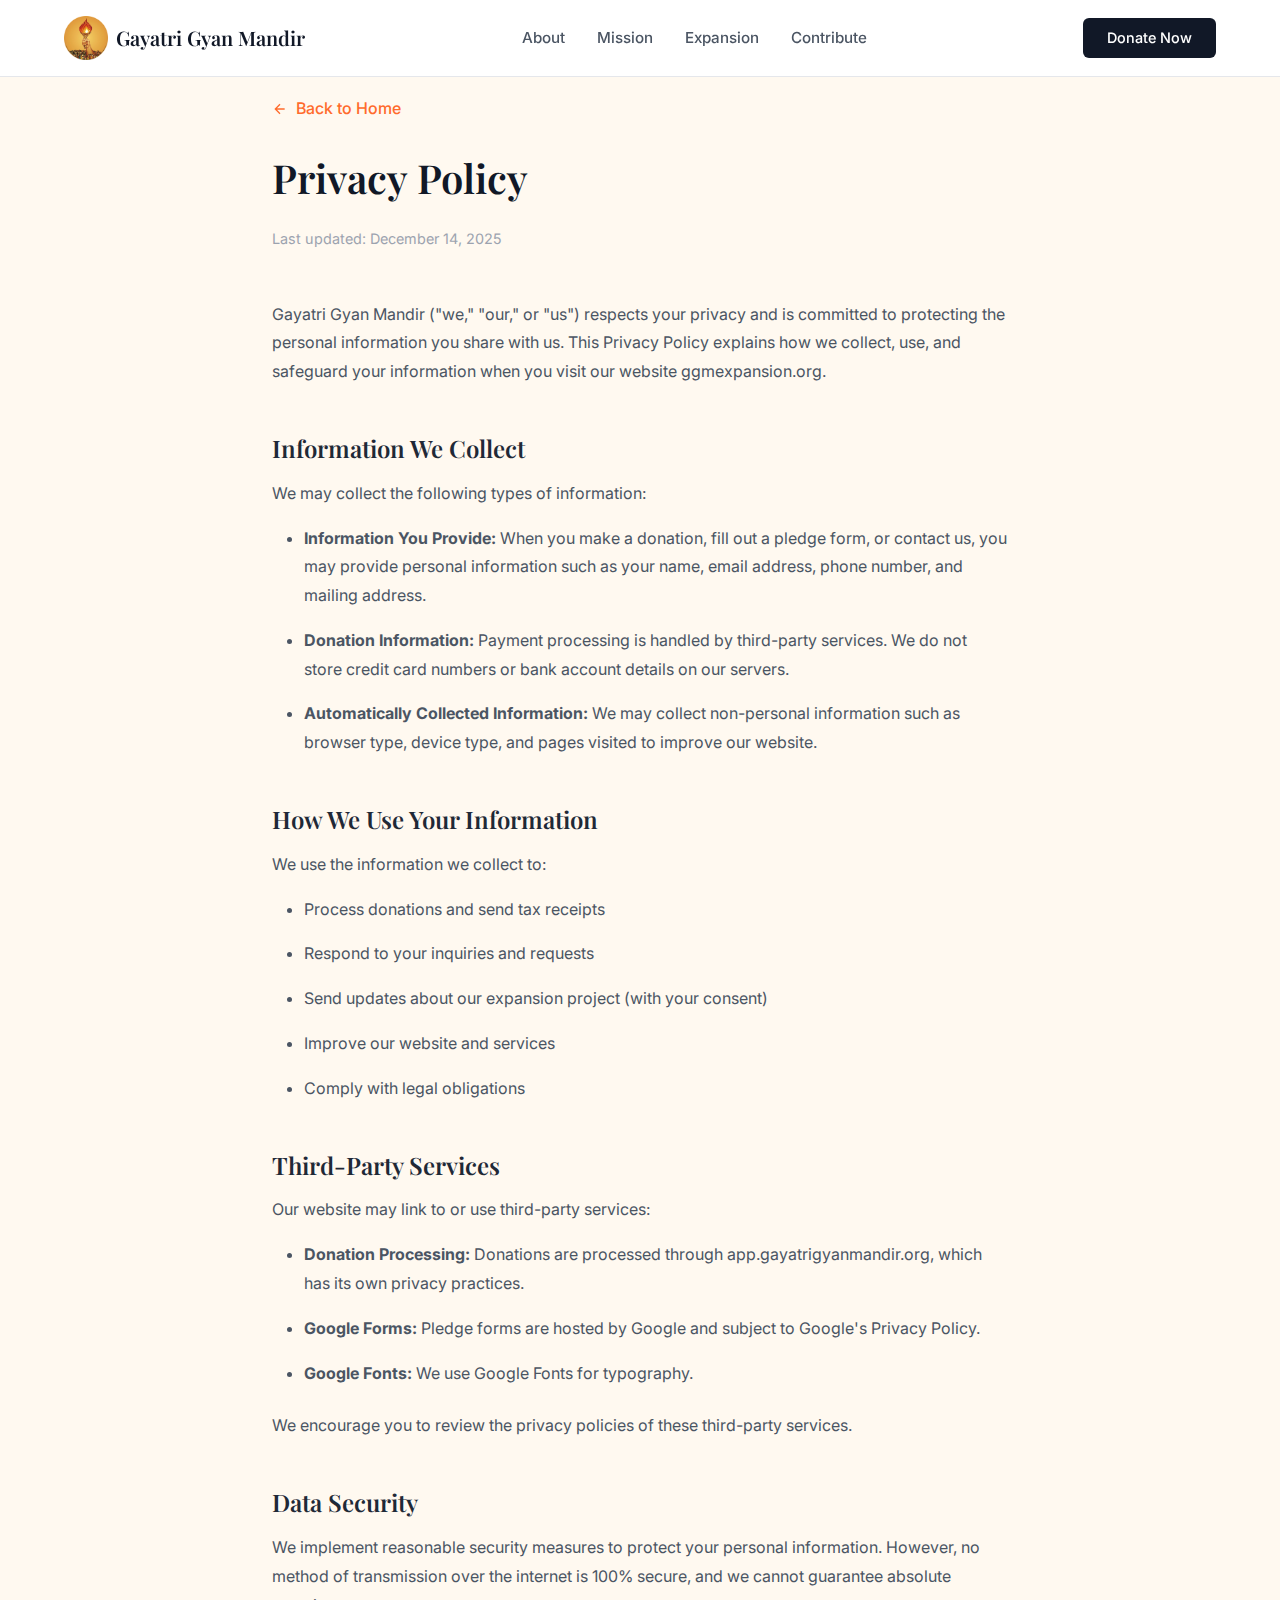
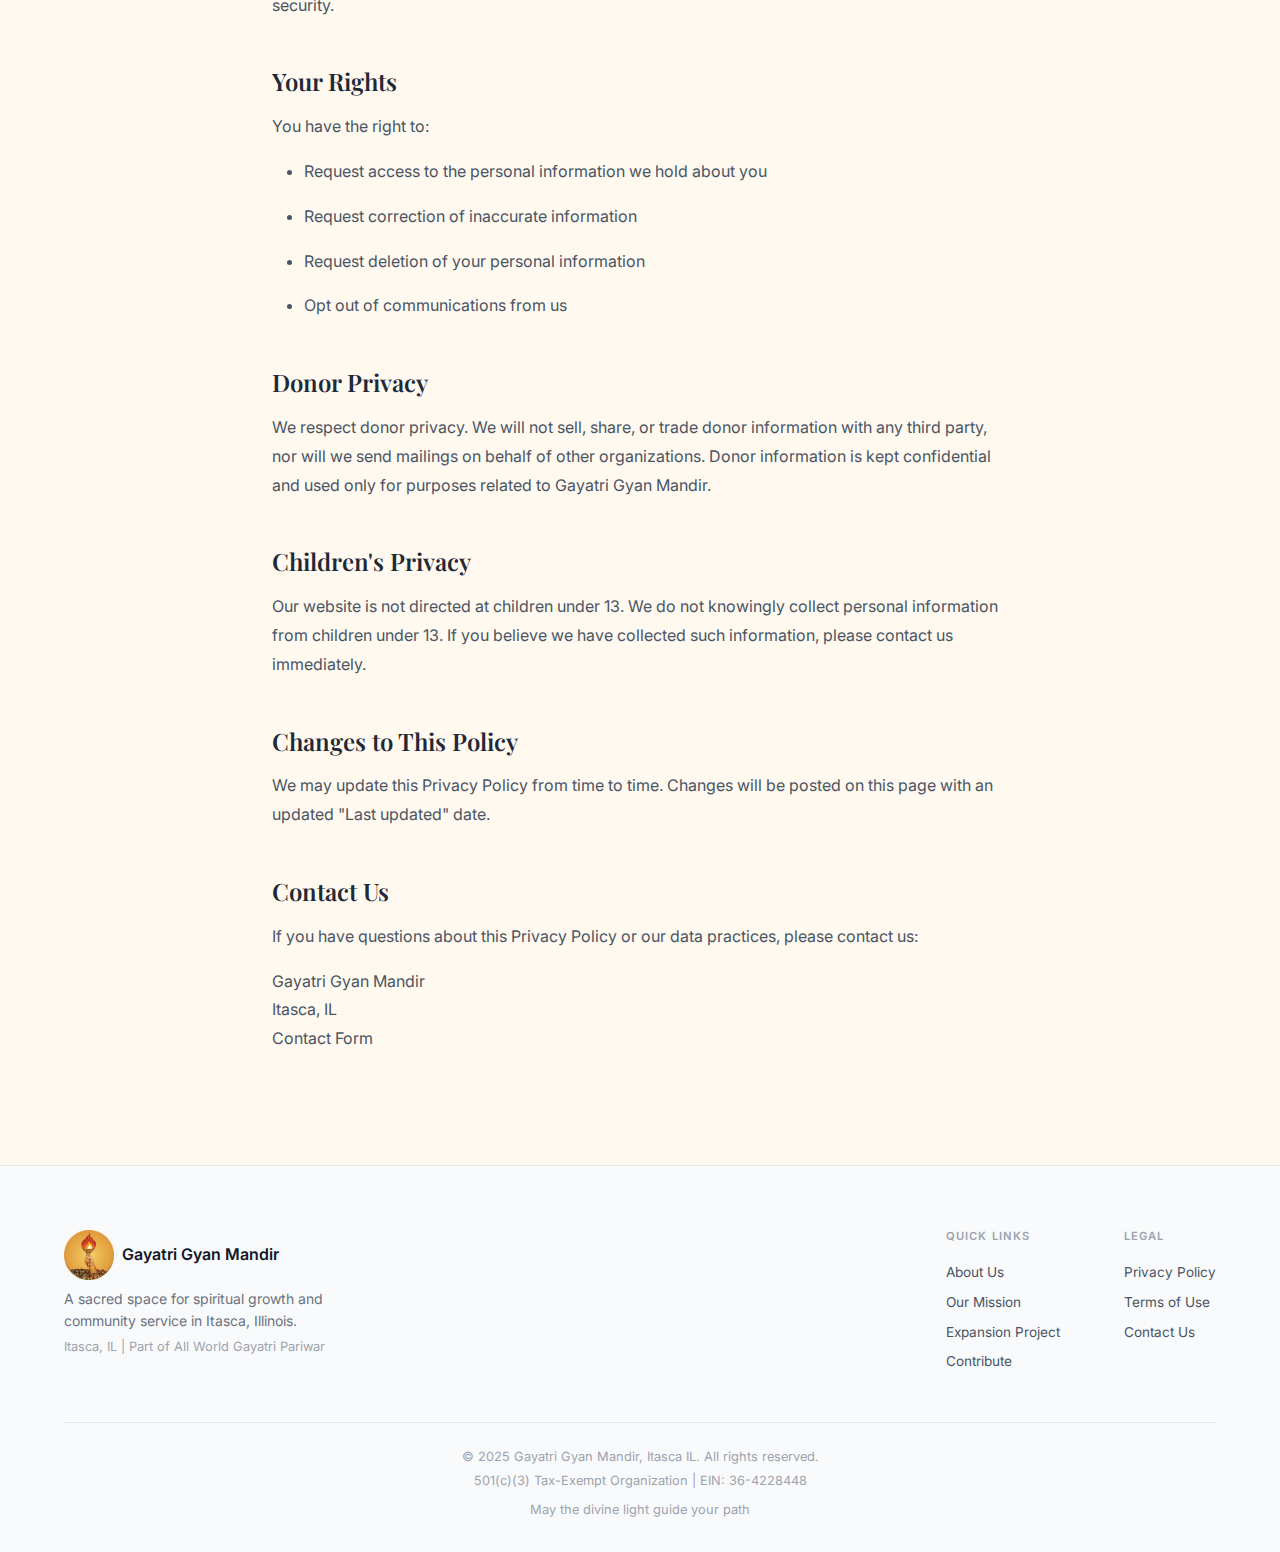
<file: privacy.html>
<!DOCTYPE html>
<html lang="en">
<head>
    <meta charset="UTF-8">
    <meta name="viewport" content="width=device-width, initial-scale=1.0">
    <title>Privacy Policy | Gayatri Gyan Mandir</title>
    <meta name="description" content="Privacy Policy for Gayatri Gyan Mandir Expansion Project website.">
    <meta name="robots" content="noindex, follow">
    <link rel="canonical" href="https://ggmexpansion.org/privacy.html">
    <link rel="icon" type="image/png" href="images/logo.png">
    <link rel="apple-touch-icon" href="images/logo.png">
    <link rel="preconnect" href="https://fonts.googleapis.com">
    <link rel="preconnect" href="https://fonts.gstatic.com" crossorigin>
    <link href="https://fonts.googleapis.com/css2?family=Playfair+Display:wght@400;500;600;700&family=Inter:wght@300;400;500;600;700&display=swap" rel="stylesheet">
    <link rel="stylesheet" href="styles.css">
    <style>
        .legal-content {
            max-width: 800px;
            margin: 0 auto;
            padding: var(--space-4xl) var(--space-xl);
        }
        .legal-content h1 {
            font-family: var(--font-display);
            font-size: 2.5rem;
            color: var(--gray-900);
            margin-bottom: var(--space-lg);
        }
        .legal-content h2 {
            font-family: var(--font-display);
            font-size: 1.5rem;
            color: var(--gray-800);
            margin-top: var(--space-2xl);
            margin-bottom: var(--space-md);
        }
        .legal-content p, .legal-content li {
            font-family: var(--font-body);
            font-size: 1rem;
            color: var(--gray-600);
            line-height: 1.8;
            margin-bottom: var(--space-md);
        }
        .legal-content ul {
            padding-left: var(--space-xl);
            margin-bottom: var(--space-lg);
        }
        .legal-content .last-updated {
            font-size: 0.9rem;
            color: var(--gray-400);
            margin-bottom: var(--space-2xl);
        }
        .back-link {
            display: inline-flex;
            align-items: center;
            gap: var(--space-sm);
            color: var(--saffron);
            text-decoration: none;
            font-weight: 500;
            margin-bottom: var(--space-xl);
        }
        .back-link:hover {
            color: var(--saffron-dark);
        }
    </style>
</head>
<body>
    <!-- Navigation -->
    <nav class="navbar">
        <div class="nav-container">
            <a href="index.html" class="nav-logo">
                <img src="images/logo.png" alt="Gayatri Gyan Mandir Logo" class="logo-img">
                <span class="logo-text">Gayatri Gyan Mandir</span>
            </a>
            <ul class="nav-links">
                <li><a href="index.html#about">About</a></li>
                <li><a href="index.html#mission">Mission</a></li>
                <li><a href="index.html#project">Expansion</a></li>
                <li><a href="index.html#contribute">Contribute</a></li>
            </ul>
            <a href="https://app.gayatrigyanmandir.org/donate/index" target="_blank" rel="noopener noreferrer" class="nav-cta">Donate Now</a>
            <button class="mobile-menu-btn" aria-label="Toggle menu">
                <span></span>
                <span></span>
                <span></span>
            </button>
        </div>
    </nav>

    <main class="legal-content">
        <a href="index.html" class="back-link">
            <svg width="16" height="16" viewBox="0 0 24 24" fill="none" stroke="currentColor" stroke-width="2">
                <path d="M19 12H5M12 19l-7-7 7-7"/>
            </svg>
            Back to Home
        </a>

        <h1>Privacy Policy</h1>
        <p class="last-updated">Last updated: December 14, 2025</p>

        <p>Gayatri Gyan Mandir ("we," "our," or "us") respects your privacy and is committed to protecting the personal information you share with us. This Privacy Policy explains how we collect, use, and safeguard your information when you visit our website ggmexpansion.org.</p>

        <h2>Information We Collect</h2>
        <p>We may collect the following types of information:</p>
        <ul>
            <li><strong>Information You Provide:</strong> When you make a donation, fill out a pledge form, or contact us, you may provide personal information such as your name, email address, phone number, and mailing address.</li>
            <li><strong>Donation Information:</strong> Payment processing is handled by third-party services. We do not store credit card numbers or bank account details on our servers.</li>
            <li><strong>Automatically Collected Information:</strong> We may collect non-personal information such as browser type, device type, and pages visited to improve our website.</li>
        </ul>

        <h2>How We Use Your Information</h2>
        <p>We use the information we collect to:</p>
        <ul>
            <li>Process donations and send tax receipts</li>
            <li>Respond to your inquiries and requests</li>
            <li>Send updates about our expansion project (with your consent)</li>
            <li>Improve our website and services</li>
            <li>Comply with legal obligations</li>
        </ul>

        <h2>Third-Party Services</h2>
        <p>Our website may link to or use third-party services:</p>
        <ul>
            <li><strong>Donation Processing:</strong> Donations are processed through app.gayatrigyanmandir.org, which has its own privacy practices.</li>
            <li><strong>Google Forms:</strong> Pledge forms are hosted by Google and subject to Google's Privacy Policy.</li>
            <li><strong>Google Fonts:</strong> We use Google Fonts for typography.</li>
        </ul>
        <p>We encourage you to review the privacy policies of these third-party services.</p>

        <h2>Data Security</h2>
        <p>We implement reasonable security measures to protect your personal information. However, no method of transmission over the internet is 100% secure, and we cannot guarantee absolute security.</p>

        <h2>Your Rights</h2>
        <p>You have the right to:</p>
        <ul>
            <li>Request access to the personal information we hold about you</li>
            <li>Request correction of inaccurate information</li>
            <li>Request deletion of your personal information</li>
            <li>Opt out of communications from us</li>
        </ul>

        <h2>Donor Privacy</h2>
        <p>We respect donor privacy. We will not sell, share, or trade donor information with any third party, nor will we send mailings on behalf of other organizations. Donor information is kept confidential and used only for purposes related to Gayatri Gyan Mandir.</p>

        <h2>Children's Privacy</h2>
        <p>Our website is not directed at children under 13. We do not knowingly collect personal information from children under 13. If you believe we have collected such information, please contact us immediately.</p>

        <h2>Changes to This Policy</h2>
        <p>We may update this Privacy Policy from time to time. Changes will be posted on this page with an updated "Last updated" date.</p>

        <h2>Contact Us</h2>
        <p>If you have questions about this Privacy Policy or our data practices, please contact us:</p>
        <p>
            Gayatri Gyan Mandir<br>
            Itasca, IL<br>
            <a href="https://gayatrigyanmandir.org/contact/" target="_blank" rel="noopener noreferrer">Contact Form</a>
        </p>
    </main>

    <!-- Footer -->
    <footer class="footer">
        <div class="container">
            <div class="footer-content">
                <div class="footer-main">
                    <div class="footer-logo">
                        <img src="images/logo.png" alt="Gayatri Gyan Mandir Logo" class="logo-img footer-logo-img">
                        <span class="logo-text">Gayatri Gyan Mandir</span>
                    </div>
                    <p class="footer-tagline">A sacred space for spiritual growth and community service in Itasca, Illinois.</p>
                    <p class="footer-address">Itasca, IL | Part of All World Gayatri Pariwar</p>
                </div>
                <div class="footer-links">
                    <div class="footer-column">
                        <h4>Quick Links</h4>
                        <ul>
                            <li><a href="index.html#about">About Us</a></li>
                            <li><a href="index.html#mission">Our Mission</a></li>
                            <li><a href="index.html#project">Expansion Project</a></li>
                            <li><a href="index.html#contribute">Contribute</a></li>
                        </ul>
                    </div>
                    <div class="footer-column">
                        <h4>Legal</h4>
                        <ul>
                            <li><a href="privacy.html">Privacy Policy</a></li>
                            <li><a href="terms.html">Terms of Use</a></li>
                            <li><a href="https://gayatrigyanmandir.org/contact/" target="_blank" rel="noopener noreferrer">Contact Us</a></li>
                        </ul>
                    </div>
                </div>
            </div>
            <div class="footer-bottom">
                <p>&copy; 2025 Gayatri Gyan Mandir, Itasca IL. All rights reserved.</p>
                <p class="tax-exempt">501(c)(3) Tax-Exempt Organization | EIN: 36-4228448</p>
                <p class="blessing">May the divine light guide your path</p>
            </div>
        </div>
    </footer>

    <script src="script.js"></script>
</body>
</html>
</file>
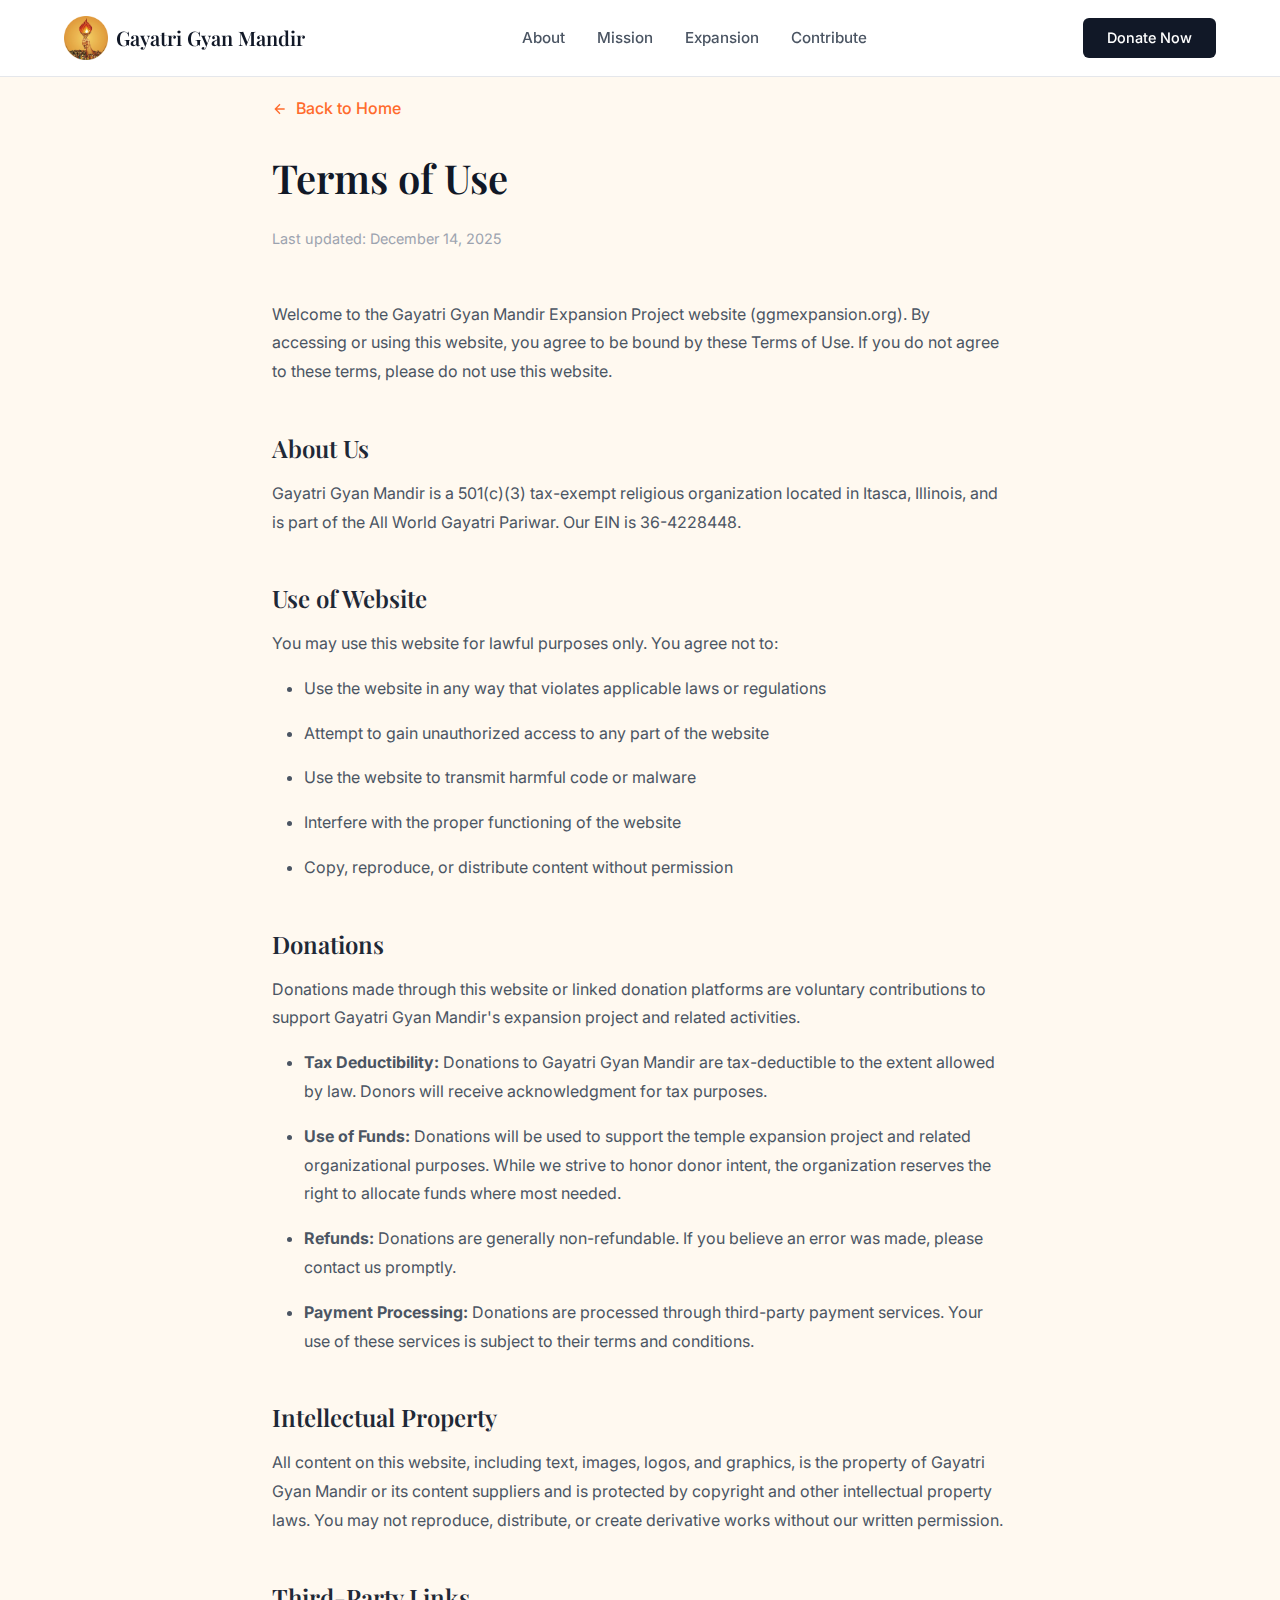
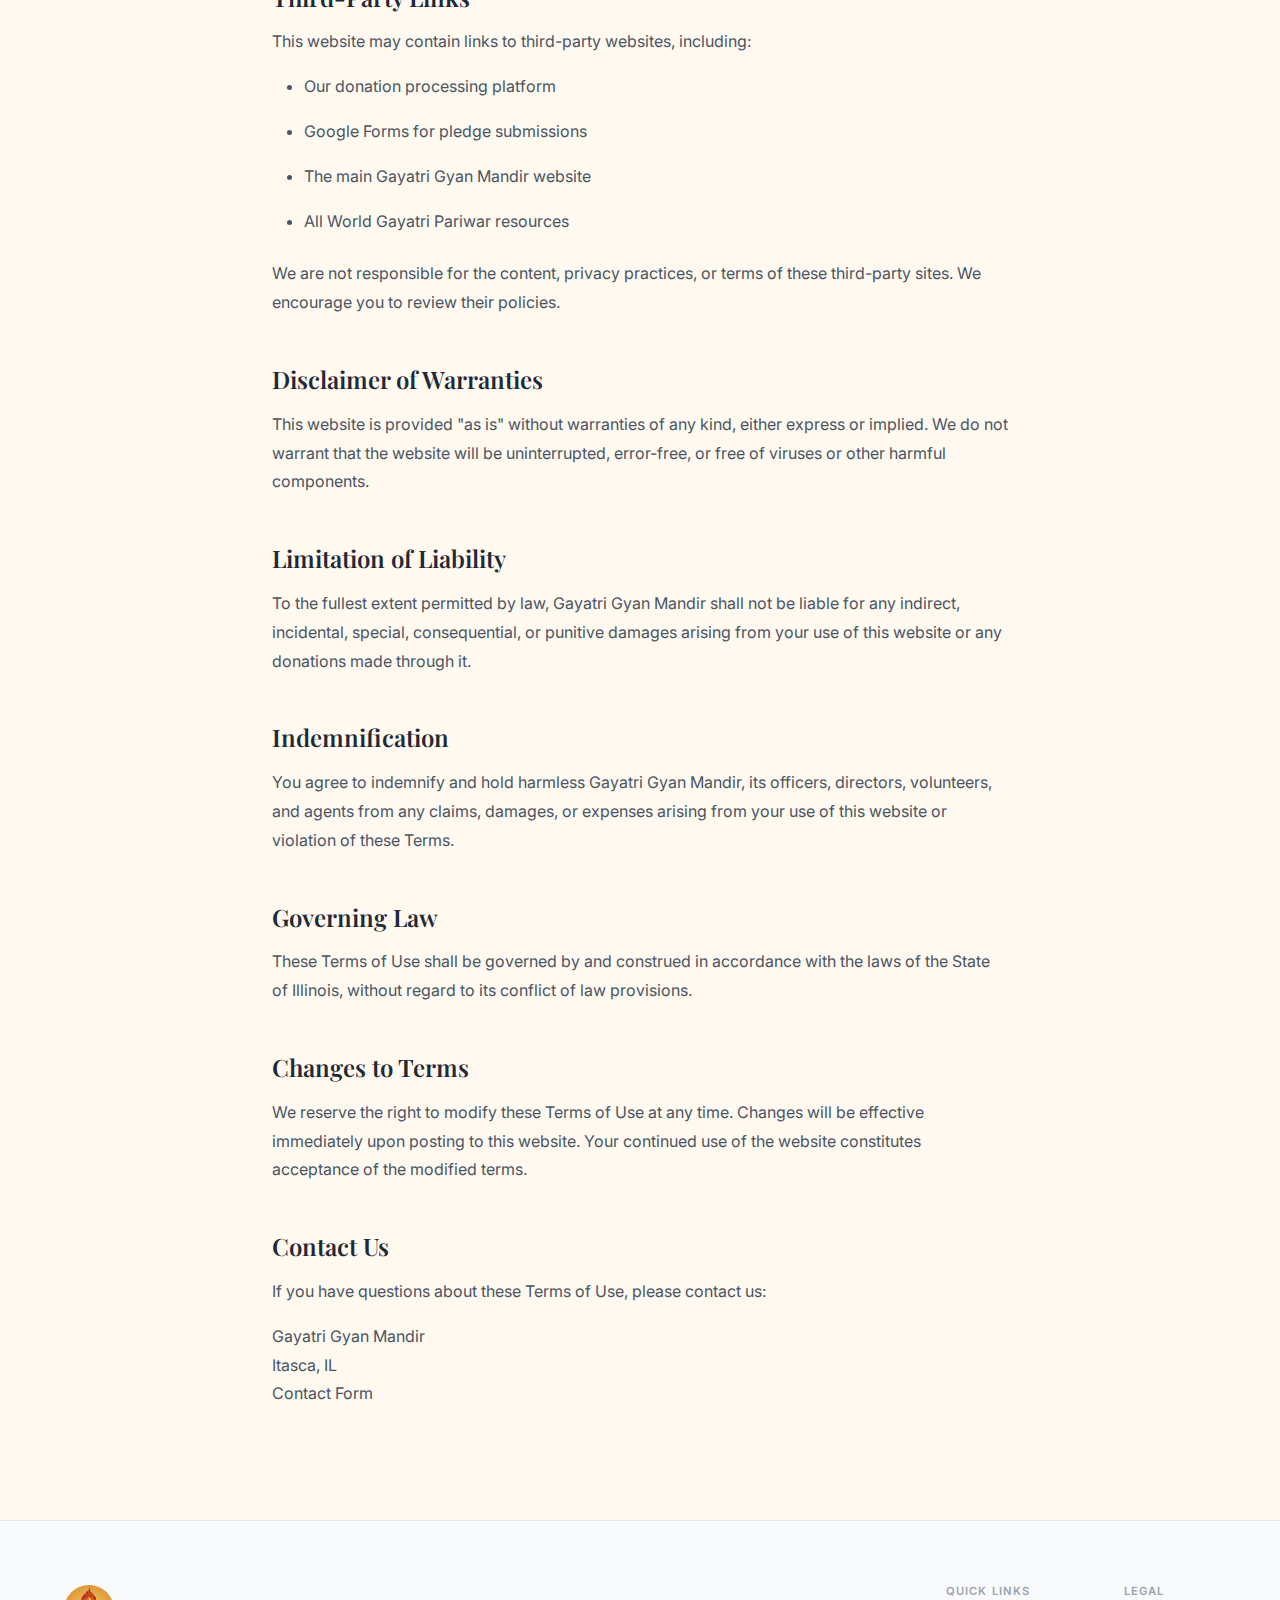
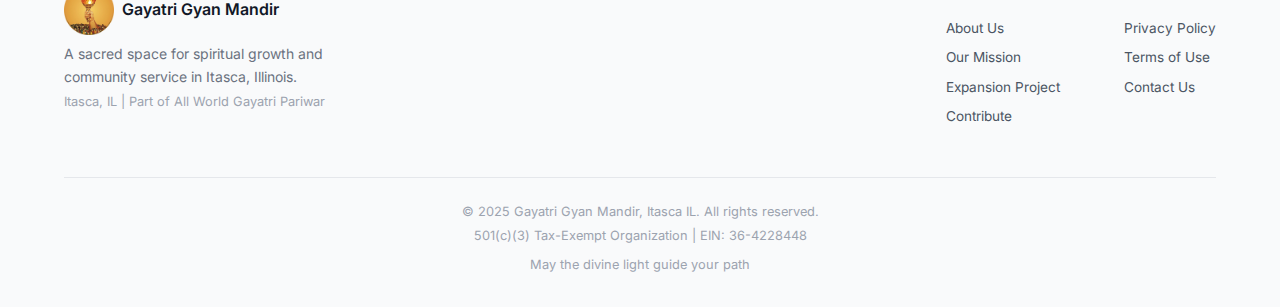
<file: terms.html>
<!DOCTYPE html>
<html lang="en">
<head>
    <meta charset="UTF-8">
    <meta name="viewport" content="width=device-width, initial-scale=1.0">
    <title>Terms of Use | Gayatri Gyan Mandir</title>
    <meta name="description" content="Terms of Use for Gayatri Gyan Mandir Expansion Project website.">
    <meta name="robots" content="noindex, follow">
    <link rel="canonical" href="https://ggmexpansion.org/terms.html">
    <link rel="icon" type="image/png" href="images/logo.png">
    <link rel="apple-touch-icon" href="images/logo.png">
    <link rel="preconnect" href="https://fonts.googleapis.com">
    <link rel="preconnect" href="https://fonts.gstatic.com" crossorigin>
    <link href="https://fonts.googleapis.com/css2?family=Playfair+Display:wght@400;500;600;700&family=Inter:wght@300;400;500;600;700&display=swap" rel="stylesheet">
    <link rel="stylesheet" href="styles.css">
    <style>
        .legal-content {
            max-width: 800px;
            margin: 0 auto;
            padding: var(--space-4xl) var(--space-xl);
        }
        .legal-content h1 {
            font-family: var(--font-display);
            font-size: 2.5rem;
            color: var(--gray-900);
            margin-bottom: var(--space-lg);
        }
        .legal-content h2 {
            font-family: var(--font-display);
            font-size: 1.5rem;
            color: var(--gray-800);
            margin-top: var(--space-2xl);
            margin-bottom: var(--space-md);
        }
        .legal-content p, .legal-content li {
            font-family: var(--font-body);
            font-size: 1rem;
            color: var(--gray-600);
            line-height: 1.8;
            margin-bottom: var(--space-md);
        }
        .legal-content ul {
            padding-left: var(--space-xl);
            margin-bottom: var(--space-lg);
        }
        .legal-content .last-updated {
            font-size: 0.9rem;
            color: var(--gray-400);
            margin-bottom: var(--space-2xl);
        }
        .back-link {
            display: inline-flex;
            align-items: center;
            gap: var(--space-sm);
            color: var(--saffron);
            text-decoration: none;
            font-weight: 500;
            margin-bottom: var(--space-xl);
        }
        .back-link:hover {
            color: var(--saffron-dark);
        }
    </style>
</head>
<body>
    <!-- Navigation -->
    <nav class="navbar">
        <div class="nav-container">
            <a href="index.html" class="nav-logo">
                <img src="images/logo.png" alt="Gayatri Gyan Mandir Logo" class="logo-img">
                <span class="logo-text">Gayatri Gyan Mandir</span>
            </a>
            <ul class="nav-links">
                <li><a href="index.html#about">About</a></li>
                <li><a href="index.html#mission">Mission</a></li>
                <li><a href="index.html#project">Expansion</a></li>
                <li><a href="index.html#contribute">Contribute</a></li>
            </ul>
            <a href="https://app.gayatrigyanmandir.org/donate/index" target="_blank" rel="noopener noreferrer" class="nav-cta">Donate Now</a>
            <button class="mobile-menu-btn" aria-label="Toggle menu">
                <span></span>
                <span></span>
                <span></span>
            </button>
        </div>
    </nav>

    <main class="legal-content">
        <a href="index.html" class="back-link">
            <svg width="16" height="16" viewBox="0 0 24 24" fill="none" stroke="currentColor" stroke-width="2">
                <path d="M19 12H5M12 19l-7-7 7-7"/>
            </svg>
            Back to Home
        </a>

        <h1>Terms of Use</h1>
        <p class="last-updated">Last updated: December 14, 2025</p>

        <p>Welcome to the Gayatri Gyan Mandir Expansion Project website (ggmexpansion.org). By accessing or using this website, you agree to be bound by these Terms of Use. If you do not agree to these terms, please do not use this website.</p>

        <h2>About Us</h2>
        <p>Gayatri Gyan Mandir is a 501(c)(3) tax-exempt religious organization located in Itasca, Illinois, and is part of the All World Gayatri Pariwar. Our EIN is 36-4228448.</p>

        <h2>Use of Website</h2>
        <p>You may use this website for lawful purposes only. You agree not to:</p>
        <ul>
            <li>Use the website in any way that violates applicable laws or regulations</li>
            <li>Attempt to gain unauthorized access to any part of the website</li>
            <li>Use the website to transmit harmful code or malware</li>
            <li>Interfere with the proper functioning of the website</li>
            <li>Copy, reproduce, or distribute content without permission</li>
        </ul>

        <h2>Donations</h2>
        <p>Donations made through this website or linked donation platforms are voluntary contributions to support Gayatri Gyan Mandir's expansion project and related activities.</p>
        <ul>
            <li><strong>Tax Deductibility:</strong> Donations to Gayatri Gyan Mandir are tax-deductible to the extent allowed by law. Donors will receive acknowledgment for tax purposes.</li>
            <li><strong>Use of Funds:</strong> Donations will be used to support the temple expansion project and related organizational purposes. While we strive to honor donor intent, the organization reserves the right to allocate funds where most needed.</li>
            <li><strong>Refunds:</strong> Donations are generally non-refundable. If you believe an error was made, please contact us promptly.</li>
            <li><strong>Payment Processing:</strong> Donations are processed through third-party payment services. Your use of these services is subject to their terms and conditions.</li>
        </ul>

        <h2>Intellectual Property</h2>
        <p>All content on this website, including text, images, logos, and graphics, is the property of Gayatri Gyan Mandir or its content suppliers and is protected by copyright and other intellectual property laws. You may not reproduce, distribute, or create derivative works without our written permission.</p>

        <h2>Third-Party Links</h2>
        <p>This website may contain links to third-party websites, including:</p>
        <ul>
            <li>Our donation processing platform</li>
            <li>Google Forms for pledge submissions</li>
            <li>The main Gayatri Gyan Mandir website</li>
            <li>All World Gayatri Pariwar resources</li>
        </ul>
        <p>We are not responsible for the content, privacy practices, or terms of these third-party sites. We encourage you to review their policies.</p>

        <h2>Disclaimer of Warranties</h2>
        <p>This website is provided "as is" without warranties of any kind, either express or implied. We do not warrant that the website will be uninterrupted, error-free, or free of viruses or other harmful components.</p>

        <h2>Limitation of Liability</h2>
        <p>To the fullest extent permitted by law, Gayatri Gyan Mandir shall not be liable for any indirect, incidental, special, consequential, or punitive damages arising from your use of this website or any donations made through it.</p>

        <h2>Indemnification</h2>
        <p>You agree to indemnify and hold harmless Gayatri Gyan Mandir, its officers, directors, volunteers, and agents from any claims, damages, or expenses arising from your use of this website or violation of these Terms.</p>

        <h2>Governing Law</h2>
        <p>These Terms of Use shall be governed by and construed in accordance with the laws of the State of Illinois, without regard to its conflict of law provisions.</p>

        <h2>Changes to Terms</h2>
        <p>We reserve the right to modify these Terms of Use at any time. Changes will be effective immediately upon posting to this website. Your continued use of the website constitutes acceptance of the modified terms.</p>

        <h2>Contact Us</h2>
        <p>If you have questions about these Terms of Use, please contact us:</p>
        <p>
            Gayatri Gyan Mandir<br>
            Itasca, IL<br>
            <a href="https://gayatrigyanmandir.org/contact/" target="_blank" rel="noopener noreferrer">Contact Form</a>
        </p>
    </main>

    <!-- Footer -->
    <footer class="footer">
        <div class="container">
            <div class="footer-content">
                <div class="footer-main">
                    <div class="footer-logo">
                        <img src="images/logo.png" alt="Gayatri Gyan Mandir Logo" class="logo-img footer-logo-img">
                        <span class="logo-text">Gayatri Gyan Mandir</span>
                    </div>
                    <p class="footer-tagline">A sacred space for spiritual growth and community service in Itasca, Illinois.</p>
                    <p class="footer-address">Itasca, IL | Part of All World Gayatri Pariwar</p>
                </div>
                <div class="footer-links">
                    <div class="footer-column">
                        <h4>Quick Links</h4>
                        <ul>
                            <li><a href="index.html#about">About Us</a></li>
                            <li><a href="index.html#mission">Our Mission</a></li>
                            <li><a href="index.html#project">Expansion Project</a></li>
                            <li><a href="index.html#contribute">Contribute</a></li>
                        </ul>
                    </div>
                    <div class="footer-column">
                        <h4>Legal</h4>
                        <ul>
                            <li><a href="privacy.html">Privacy Policy</a></li>
                            <li><a href="terms.html">Terms of Use</a></li>
                            <li><a href="https://gayatrigyanmandir.org/contact/" target="_blank" rel="noopener noreferrer">Contact Us</a></li>
                        </ul>
                    </div>
                </div>
            </div>
            <div class="footer-bottom">
                <p>&copy; 2025 Gayatri Gyan Mandir, Itasca IL. All rights reserved.</p>
                <p class="tax-exempt">501(c)(3) Tax-Exempt Organization | EIN: 36-4228448</p>
                <p class="blessing">May the divine light guide your path</p>
            </div>
        </div>
    </footer>

    <script src="script.js"></script>
</body>
</html>
</file>
<file: styles.css>
/* ===================================
   Gayatri Gyan Mandir - Styles
   Modern, Beautiful, Spiritual
   =================================== */

/* CSS Variables */
:root {
    /* Primary Colors - Spiritual Palette */
    --saffron: #FF6B2C;
    --saffron-light: #FF8F5C;
    --saffron-dark: #E55A1F;
    --gold: #FFB347;
    --gold-light: #FFD700;
    --maroon: #8B1538;
    --maroon-dark: #5C0E24;

    /* Neutral Colors */
    --white: #FFFFFF;
    --cream: #FFF9F0;
    --gray-50: #F9FAFB;
    --gray-100: #F3F4F6;
    --gray-200: #E5E7EB;
    --gray-300: #D1D5DB;
    --gray-400: #9CA3AF;
    --gray-500: #6B7280;
    --gray-600: #4B5563;
    --gray-700: #374151;
    --gray-800: #1F2937;
    --gray-900: #111827;

    /* Gradients */
    --gradient-primary: linear-gradient(135deg, var(--saffron) 0%, var(--gold) 100%);
    --gradient-warm: linear-gradient(135deg, #FF6B2C 0%, #FFB347 50%, #FFD700 100%);
    --gradient-spiritual: linear-gradient(135deg, var(--maroon) 0%, var(--saffron) 100%);
    --gradient-card: linear-gradient(180deg, rgba(255,255,255,0.9) 0%, rgba(255,249,240,1) 100%);

    /* Typography */
    --font-display: 'Playfair Display', Georgia, serif;
    --font-body: 'Inter', -apple-system, BlinkMacSystemFont, sans-serif;

    /* Spacing */
    --space-xs: 0.25rem;
    --space-sm: 0.5rem;
    --space-md: 1rem;
    --space-lg: 1.5rem;
    --space-xl: 2rem;
    --space-2xl: 3rem;
    --space-3xl: 4rem;
    --space-4xl: 6rem;

    /* Border Radius */
    --radius-sm: 0.375rem;
    --radius-md: 0.75rem;
    --radius-lg: 1rem;
    --radius-xl: 1.5rem;
    --radius-full: 9999px;

    /* Shadows */
    --shadow-sm: 0 1px 2px rgba(0, 0, 0, 0.05);
    --shadow-md: 0 4px 6px -1px rgba(0, 0, 0, 0.1);
    --shadow-lg: 0 10px 15px -3px rgba(0, 0, 0, 0.1);
    --shadow-xl: 0 20px 25px -5px rgba(0, 0, 0, 0.1);
    --shadow-glow: 0 0 40px rgba(255, 107, 44, 0.3);

    /* Transitions */
    --transition-fast: 150ms ease;
    --transition-base: 300ms ease;
    --transition-slow: 500ms ease;
}

/* Reset & Base */
*, *::before, *::after {
    box-sizing: border-box;
    margin: 0;
    padding: 0;
}

html {
    scroll-behavior: smooth;
    font-size: 16px;
}

body {
    font-family: var(--font-body);
    color: var(--gray-800);
    background: var(--cream);
    line-height: 1.6;
    overflow-x: hidden;
}

/* Typography */
h1, h2, h3, h4, h5, h6 {
    font-family: var(--font-display);
    font-weight: 600;
    line-height: 1.2;
    color: var(--gray-900);
}

a {
    color: inherit;
    text-decoration: none;
}

img {
    max-width: 100%;
    height: auto;
}

/* Container */
.container {
    width: 100%;
    max-width: 1200px;
    margin: 0 auto;
    padding: 0 var(--space-lg);
}

/* ===================================
   Navigation
   =================================== */
.navbar {
    position: fixed;
    top: 0;
    left: 0;
    right: 0;
    z-index: 1000;
    padding: var(--space-md) 0;
    background: rgba(255, 255, 255, 0.95);
    backdrop-filter: blur(20px);
    -webkit-backdrop-filter: blur(20px);
    border-bottom: 1px solid var(--gray-200);
    transition: var(--transition-base);
}

.nav-container {
    max-width: 1200px;
    margin: 0 auto;
    padding: 0 var(--space-lg);
    display: flex;
    align-items: center;
    justify-content: space-between;
}

.nav-logo {
    display: flex;
    align-items: center;
    gap: var(--space-sm);
    font-family: var(--font-display);
    font-size: 1.25rem;
    font-weight: 600;
    color: var(--gray-900);
}

.logo-icon {
    font-size: 1.75rem;
    color: var(--gray-900);
}

.logo-img {
    height: 44px;
    width: auto;
    flex-shrink: 0;
    border-radius: var(--radius-sm);
}

.footer-logo-img {
    height: 50px;
}

.nav-links {
    display: flex;
    list-style: none;
    gap: var(--space-xl);
}

.nav-links a {
    font-size: 0.95rem;
    font-weight: 500;
    color: var(--gray-600);
    transition: var(--transition-fast);
    position: relative;
}

.nav-links a::after {
    content: '';
    position: absolute;
    bottom: -4px;
    left: 0;
    width: 0;
    height: 1px;
    background: var(--gray-900);
    transition: var(--transition-base);
}

.nav-links a:hover {
    color: var(--gray-900);
}

.nav-links a:hover::after {
    width: 100%;
}

.nav-cta {
    padding: var(--space-sm) var(--space-lg);
    background: var(--gray-900);
    color: var(--white);
    font-weight: 500;
    font-size: 0.9rem;
    border-radius: var(--radius-sm);
    transition: var(--transition-base);
}

.nav-cta:hover {
    background: var(--gray-800);
}

.mobile-menu-btn {
    display: none;
    flex-direction: column;
    gap: 5px;
    background: none;
    border: none;
    cursor: pointer;
    padding: var(--space-sm);
}

.mobile-menu-btn span {
    display: block;
    width: 24px;
    height: 2px;
    background: var(--gray-700);
    transition: var(--transition-base);
}

/* ===================================
   Hero Section - Minimal Style
   =================================== */
.hero {
    min-height: auto;
    display: flex;
    justify-content: center;
    align-items: center;
    position: relative;
    padding: 100px var(--space-lg) var(--space-xl);
    overflow: hidden;
    background: var(--white);
}

.hero-container {
    display: flex;
    align-items: center;
    gap: var(--space-3xl);
    max-width: 1200px;
    width: 100%;
    margin: 0 auto;
    padding-left: 0;
}

.hero-visual {
    flex-shrink: 0;
    margin-left: -60px;
}

.hero-bg,
.hero-mandala,
.hero-corner {
    display: none;
}

.temple-illustration {
    width: 450px;
    height: auto;
}

/* Flame Animation */
.flame-container {
    position: absolute;
    bottom: 10%;
    left: 50%;
    transform: translateX(-50%);
    width: 200px;
    height: 300px;
    opacity: 0.15;
}

.flame {
    position: absolute;
    bottom: 0;
    left: 50%;
    transform: translateX(-50%);
    width: 80px;
    height: 150px;
    background: linear-gradient(0deg,
        var(--saffron) 0%,
        var(--gold) 30%,
        var(--gold-light) 60%,
        transparent 100%
    );
    border-radius: 50% 50% 50% 50% / 60% 60% 40% 40%;
    animation: flicker 2s ease-in-out infinite alternate;
}

.flame-2 {
    width: 60px;
    height: 120px;
    left: 30%;
    animation-delay: -0.5s;
    opacity: 0.8;
}

.flame-3 {
    width: 60px;
    height: 120px;
    left: 70%;
    animation-delay: -1s;
    opacity: 0.8;
}

@keyframes flicker {
    0% {
        transform: translateX(-50%) scale(1) rotate(-2deg);
        filter: brightness(1);
    }
    50% {
        transform: translateX(-50%) scale(1.05, 1.1) rotate(1deg);
        filter: brightness(1.1);
    }
    100% {
        transform: translateX(-50%) scale(0.98) rotate(2deg);
        filter: brightness(0.95);
    }
}

.hero-content {
    position: relative;
    z-index: 2;
    text-align: left;
    flex: 1;
}

.hero-tagline {
    display: none;
}

.hero-title {
    font-size: clamp(2.5rem, 5vw, 4rem);
    margin-bottom: var(--space-lg);
    color: var(--gray-900);
    line-height: 1.1;
    letter-spacing: -0.02em;
}

.title-line {
    display: block;
}

.title-line.highlight {
    color: var(--saffron);
    font-style: italic;
}

.highlight-circle {
    position: relative;
    display: inline-block;
}

.hand-drawn-circle {
    position: absolute;
    left: -6%;
    top: -18%;
    width: 112%;
    height: 136%;
    pointer-events: none;
    color: var(--saffron);
    opacity: 0.6;
}

.circle-path {
    stroke-dasharray: 1500;
    stroke-dashoffset: 1500;
    animation: drawCircle 1.5s ease-out 0.8s forwards;
}

@keyframes drawCircle {
    to {
        stroke-dashoffset: 0;
    }
}

.hero-description {
    font-size: 1.125rem;
    color: var(--gray-600);
    max-width: 520px;
    margin: 0 0 var(--space-lg);
    line-height: 1.6;
}

.hero-stats {
    display: flex;
    justify-content: flex-start;
    gap: var(--space-xl);
    margin-bottom: var(--space-lg);
    padding: var(--space-md) 0;
    border-top: 1px solid var(--gray-200);
    border-bottom: 1px solid var(--gray-200);
}

.stat {
    text-align: center;
    padding: 0 var(--space-lg);
}

.stat-number {
    display: block;
    font-family: var(--font-display);
    font-size: 2.5rem;
    font-weight: 700;
    color: var(--gray-900);
}

.stat-label {
    font-size: 0.8rem;
    color: var(--gray-500);
    font-weight: 500;
    text-transform: uppercase;
    letter-spacing: 0.1em;
}

.hero-cta {
    display: flex;
    justify-content: flex-start;
    gap: var(--space-md);
    margin-bottom: var(--space-sm);
}

/* Buttons */
.btn {
    display: inline-flex;
    align-items: center;
    gap: var(--space-sm);
    padding: var(--space-md) var(--space-xl);
    font-family: var(--font-body);
    font-size: 1rem;
    font-weight: 600;
    border-radius: var(--radius-full);
    cursor: pointer;
    transition: var(--transition-base);
    border: none;
}

.btn-primary {
    background: var(--gray-900);
    color: var(--white);
    box-shadow: none;
}

.btn-primary:hover {
    transform: translateY(-2px);
    background: var(--gray-800);
    box-shadow: var(--shadow-lg);
}

.btn-secondary {
    background: var(--white);
    color: var(--gray-700);
    border: 1px solid var(--gray-300);
}

.btn-secondary:hover {
    border-color: var(--gray-900);
    color: var(--gray-900);
    transform: translateY(-2px);
}

.hero-note {
    margin-top: var(--space-lg);
    font-size: 0.875rem;
    color: var(--gray-400);
}

.scroll-indicator {
    display: none;
}

.scroll-arrow {
    display: none;
}

@keyframes bounce {
    0%, 100% { transform: translateX(-50%) translateY(0); }
    50% { transform: translateX(-50%) translateY(10px); }
}

@keyframes fadeInUp {
    from {
        opacity: 0;
        transform: translateY(30px);
    }
    to {
        opacity: 1;
        transform: translateY(0);
    }
}

/* ===================================
   Sections Common
   =================================== */
.section {
    padding: var(--space-4xl) 0;
}

.section-header {
    margin-bottom: var(--space-2xl);
}

.section-header.center {
    text-align: center;
}

.section-tag {
    display: inline-block;
    font-size: 0.75rem;
    font-weight: 600;
    color: var(--gray-400);
    text-transform: uppercase;
    letter-spacing: 0.15em;
    margin-bottom: var(--space-sm);
}

.section-title {
    font-size: clamp(1.75rem, 4vw, 2.5rem);
    margin-bottom: var(--space-sm);
    color: var(--gray-900);
}

.section-subtitle {
    font-size: 1.1rem;
    color: var(--gray-500);
    max-width: 550px;
    margin: 0 auto;
}

/* ===================================
   About Section
   =================================== */
.about {
    background: var(--gray-50);
}

.about-grid {
    display: grid;
    grid-template-columns: repeat(2, 1fr);
    gap: var(--space-md);
}

.about-card {
    position: relative;
    padding: var(--space-xl);
    background: var(--white);
    border-radius: var(--radius-lg);
    border: 1px solid var(--gray-200);
    transition: var(--transition-base);
}

.about-card:hover {
    border-color: var(--gray-300);
    box-shadow: var(--shadow-md);
}

.about-card.founders {
    grid-column: span 2;
    background: var(--gray-900);
    color: var(--white);
    border: none;
}

.about-card.founders h3 {
    color: var(--white);
}

.about-card.founders p {
    color: var(--gray-300);
}

.about-card.founders strong {
    color: var(--white);
    font-weight: 600;
}

.card-glow {
    display: none;
}

.founders-images {
    display: flex;
    gap: var(--space-sm);
    margin-bottom: var(--space-md);
}

.founder-circle {
    width: 80px;
    height: 80px;
    border-radius: 50%;
    background: var(--gray-100);
    border: 3px solid var(--saffron);
    display: flex;
    align-items: center;
    justify-content: center;
    overflow: hidden;
    box-shadow: 0 4px 12px rgba(0, 0, 0, 0.1);
}

.founder-img {
    width: 100%;
    height: 100%;
    object-fit: cover;
    object-position: top;
}

.founder-initial {
    font-family: var(--font-display);
    font-size: 1rem;
    color: var(--gray-300);
}

.card-icon {
    font-size: 1.75rem;
    margin-bottom: var(--space-sm);
}

.about-card h3 {
    font-size: 1.1rem;
    margin-bottom: var(--space-xs);
    font-family: var(--font-body);
    font-weight: 600;
}

.about-card p {
    color: var(--gray-500);
    font-size: 0.9rem;
    line-height: 1.6;
}

/* ===================================
   Mission Section
   =================================== */
.mission {
    background: var(--white);
}

.mission-grid {
    display: grid;
    grid-template-columns: repeat(3, 1fr);
    gap: var(--space-md);
    margin-bottom: var(--space-2xl);
}

.mission-card {
    padding: var(--space-lg);
    background: var(--white);
    border-radius: var(--radius-lg);
    border: 1px solid var(--gray-200);
    transition: var(--transition-base);
}

.mission-card:hover {
    border-color: var(--gray-300);
    box-shadow: var(--shadow-sm);
}

.mission-number {
    font-family: var(--font-display);
    font-size: 1.5rem;
    font-weight: 700;
    color: var(--gray-200);
    margin-bottom: var(--space-sm);
}

.mission-card h3 {
    font-size: 1rem;
    margin-bottom: var(--space-xs);
    font-family: var(--font-body);
    font-weight: 600;
}

.mission-card p {
    color: var(--gray-500);
    font-size: 0.875rem;
    line-height: 1.6;
}

.mantra-section {
    position: relative;
    text-align: center;
    padding: var(--space-2xl);
    background: var(--gray-900);
    border-radius: var(--radius-lg);
    overflow: hidden;
}

.mantra-glow {
    display: none;
}

.mantra-sanskrit {
    position: relative;
    font-family: var(--font-display);
    font-size: clamp(1.1rem, 2.5vw, 1.5rem);
    color: var(--saffron-light);
    margin-bottom: var(--space-sm);
    line-height: 1.6;
}

.mantra-translation {
    position: relative;
    font-size: 0.9rem;
    color: var(--gray-400);
    font-style: italic;
}

/* ===================================
   Project Section
   =================================== */
.project {
    background: linear-gradient(180deg, #FFF7ED 0%, #FFEDD5 50%, #FFF7ED 100%);
    position: relative;
    overflow: hidden;
}

.project::before {
    content: '';
    position: absolute;
    top: 0;
    left: 0;
    right: 0;
    height: 4px;
    background: linear-gradient(90deg, var(--saffron) 0%, var(--gold) 50%, var(--saffron) 100%);
}

.project .section-header {
    position: relative;
}

.project .section-title {
    font-size: clamp(2rem, 4vw, 3rem);
    background: linear-gradient(135deg, var(--gray-900) 0%, var(--saffron-dark) 100%);
    -webkit-background-clip: text;
    -webkit-text-fill-color: transparent;
    background-clip: text;
}

.timeline {
    display: flex;
    align-items: center;
    justify-content: center;
    gap: 0;
    margin-bottom: var(--space-2xl);
    padding: var(--space-lg) 0;
}

.timeline-item {
    display: flex;
    flex-direction: column;
    align-items: center;
    gap: var(--space-sm);
}

.timeline-marker {
    width: 16px;
    height: 16px;
    border-radius: 50%;
    background: var(--gold);
    border: 3px solid var(--white);
    box-shadow: var(--shadow-sm);
    position: relative;
    z-index: 1;
}

.timeline-marker.active {
    background: var(--saffron);
    animation: pulse 2s infinite;
}

@keyframes pulse {
    0%, 100% { box-shadow: 0 0 0 0 rgba(255, 107, 44, 0.4); }
    50% { box-shadow: 0 0 0 15px rgba(255, 107, 44, 0); }
}

.timeline-line {
    width: 80px;
    height: 3px;
    background: linear-gradient(90deg, var(--saffron) 0%, var(--gold) 100%);
    margin: 0 var(--space-sm);
    border-radius: 2px;
}

.timeline-content {
    text-align: center;
}

.timeline-date {
    display: block;
    font-size: 0.7rem;
    font-weight: 600;
    color: var(--gray-500);
    text-transform: uppercase;
    letter-spacing: 0.05em;
}

.timeline-content h4 {
    font-size: 0.85rem;
    color: var(--gray-700);
    font-family: var(--font-body);
    font-weight: 500;
}

.features-showcase {
    margin-bottom: var(--space-2xl);
}

.feature-visual {
    position: relative;
    padding: var(--space-2xl);
    background: var(--white);
    border-radius: var(--radius-lg);
    border: 1px solid var(--gray-200);
}

.building-illustration {
    position: relative;
    display: flex;
    justify-content: center;
    align-items: center;
}

.building-glow {
    display: none;
}

@keyframes breathe {
    0%, 100% { transform: translate(-50%, -50%) scale(1); opacity: 0.5; }
    50% { transform: translate(-50%, -50%) scale(1.2); opacity: 0.8; }
}

.building-stats {
    position: relative;
    display: flex;
    gap: var(--space-xl);
    justify-content: center;
}

.building-stat {
    text-align: center;
    padding: var(--space-md) var(--space-lg);
    background: var(--white);
    border-radius: var(--radius-md);
    border: 2px solid var(--saffron);
    box-shadow: 0 4px 15px rgba(255, 107, 44, 0.1);
}

.stat-value {
    display: block;
    font-family: var(--font-display);
    font-size: 2rem;
    font-weight: 700;
    color: var(--saffron);
}

.stat-desc {
    font-size: 0.8rem;
    color: var(--gray-500);
    font-weight: 500;
}

.features-grid {
    display: grid;
    grid-template-columns: repeat(4, 1fr);
    gap: var(--space-sm);
    margin-bottom: var(--space-lg);
}

.feature-card {
    padding: var(--space-md);
    background: var(--white);
    border-radius: var(--radius-md);
    text-align: center;
    transition: var(--transition-base);
    border: 1px solid var(--gray-200);
}

.feature-card:hover {
    border-color: var(--gray-300);
    box-shadow: var(--shadow-sm);
}

.feature-icon {
    font-size: 1.5rem;
    margin-bottom: var(--space-xs);
}

.feature-card h4 {
    font-size: 0.85rem;
    margin-bottom: 2px;
    font-family: var(--font-body);
    font-weight: 600;
}

.feature-card p {
    font-size: 0.75rem;
    color: var(--gray-500);
    line-height: 1.4;
}

.additional-features {
    text-align: center;
    padding: var(--space-md);
    background: var(--white);
    border-radius: var(--radius-md);
    border: 1px solid var(--gray-200);
}

.additional-features p {
    color: var(--gray-500);
    font-size: 0.8rem;
}

/* ===================================
   Contribute Section
   =================================== */
.contribute {
    background: var(--white);
}

.contribute-wrapper {
    display: grid;
    grid-template-columns: 1fr 380px;
    gap: var(--space-2xl);
    align-items: start;
}

.contribute-content {
    padding-right: var(--space-lg);
}

.contribute-text {
    font-size: 1rem;
    color: var(--gray-500);
    margin-bottom: var(--space-xl);
}

.contribute-ways {
    display: grid;
    grid-template-columns: repeat(2, 1fr);
    gap: var(--space-sm);
}

.contribute-way {
    display: flex;
    gap: var(--space-sm);
    padding: var(--space-md);
    background: var(--gray-50);
    border-radius: var(--radius-md);
    border: 1px solid var(--gray-200);
    transition: var(--transition-base);
}

.contribute-way:hover {
    border-color: var(--gray-300);
}

.way-icon {
    font-size: 1.25rem;
    flex-shrink: 0;
}

.way-content h4 {
    font-size: 0.9rem;
    margin-bottom: 2px;
    font-family: var(--font-body);
    font-weight: 600;
}

.way-content p {
    font-size: 0.8rem;
    color: var(--gray-500);
}

/* Donation Card */
.donate-card {
    position: relative;
    padding: var(--space-xl);
    background: var(--gray-900);
    border-radius: var(--radius-lg);
    border: none;
    overflow: hidden;
}

.donate-card-glow {
    display: none;
}

.donate-card-icon {
    font-size: 2rem;
    text-align: center;
    margin-bottom: var(--space-sm);
}

.donate-card h3 {
    font-size: 1.25rem;
    margin-bottom: var(--space-sm);
    text-align: center;
    color: var(--white);
}

.donate-card-text {
    text-align: center;
    color: var(--gray-400);
    font-size: 0.875rem;
    margin-bottom: var(--space-lg);
    line-height: 1.5;
}

.suggested-amounts {
    background: rgba(255, 255, 255, 0.05);
    border-radius: var(--radius-md);
    padding: var(--space-md);
    margin-bottom: var(--space-lg);
    text-align: center;
}

.suggested-label {
    font-size: 0.75rem;
    color: var(--gray-400);
    margin-bottom: var(--space-sm);
}

.amount-tags {
    display: flex;
    justify-content: center;
    gap: var(--space-xs);
    flex-wrap: wrap;
}

.amount-tag {
    padding: var(--space-xs) var(--space-sm);
    background: rgba(255, 255, 255, 0.1);
    border: 1px solid rgba(255, 255, 255, 0.2);
    border-radius: var(--radius-sm);
    font-size: 0.8rem;
    font-weight: 600;
    color: var(--white);
}

.donate-btn {
    text-decoration: none;
    width: 100%;
    padding: var(--space-sm) var(--space-lg);
    background: var(--white);
    border: none;
    border-radius: var(--radius-md);
    color: var(--gray-900);
    font-family: var(--font-body);
    font-size: 1rem;
    font-weight: 600;
    cursor: pointer;
    display: flex;
    align-items: center;
    justify-content: center;
    gap: var(--space-sm);
    transition: var(--transition-base);
    box-shadow: none;
}

.donate-btn:hover {
    transform: translateY(-1px);
    box-shadow: var(--shadow-md);
}

.donate-btn .paypal-icon {
    flex-shrink: 0;
}

.donate-note {
    text-align: center;
    font-size: 0.7rem;
    color: var(--gray-500);
    margin-top: var(--space-sm);
}

.tax-info {
    text-align: center;
    font-size: 0.65rem;
    color: var(--gray-400);
    margin-top: var(--space-sm);
    line-height: 1.4;
}

/* Pledge Section */
.pledge-section {
    padding: var(--space-xl) 0;
    background: var(--saffron);
}

.pledge-banner {
    display: flex;
    align-items: center;
    justify-content: space-between;
    gap: var(--space-xl);
}

.pledge-banner-content {
    display: flex;
    align-items: center;
    gap: var(--space-lg);
}

.pledge-banner-icon {
    font-size: 2.5rem;
    flex-shrink: 0;
}

.pledge-banner-text h3 {
    font-size: 1.25rem;
    color: var(--white);
    margin-bottom: var(--space-xs);
}

.pledge-banner-text p {
    color: rgba(255, 255, 255, 0.9);
    font-size: 0.9rem;
    line-height: 1.5;
    max-width: 500px;
}

.pledge-banner-btn {
    flex-shrink: 0;
    padding: var(--space-md) var(--space-xl);
    background: var(--white);
    color: var(--saffron-dark);
    font-family: var(--font-body);
    font-size: 1rem;
    font-weight: 600;
    border-radius: var(--radius-md);
    text-decoration: none;
    transition: var(--transition-base);
}

.pledge-banner-btn:hover {
    transform: translateY(-2px);
    box-shadow: var(--shadow-lg);
}

/* ===================================
   Footer
   =================================== */
.footer {
    background: var(--gray-50);
    color: var(--gray-600);
    padding: var(--space-3xl) 0 var(--space-xl);
    border-top: 1px solid var(--gray-200);
}

.footer-content {
    display: grid;
    grid-template-columns: 1fr auto;
    gap: var(--space-3xl);
    margin-bottom: var(--space-2xl);
}

.footer-logo {
    display: flex;
    align-items: center;
    gap: var(--space-sm);
    font-family: var(--font-body);
    font-size: 1rem;
    font-weight: 600;
    color: var(--gray-900);
    margin-bottom: var(--space-sm);
}

.footer-logo .logo-icon {
    color: var(--gray-900);
}

.footer-tagline {
    font-size: 0.875rem;
    margin-bottom: var(--space-xs);
    max-width: 300px;
    color: var(--gray-500);
}

.footer-address {
    font-size: 0.8rem;
    color: var(--gray-400);
}

.footer-links {
    display: flex;
    gap: var(--space-3xl);
}

.footer-column h4 {
    font-size: 0.7rem;
    font-weight: 600;
    color: var(--gray-400);
    text-transform: uppercase;
    letter-spacing: 0.1em;
    margin-bottom: var(--space-md);
    font-family: var(--font-body);
}

.footer-column ul {
    list-style: none;
    display: flex;
    flex-direction: column;
    gap: var(--space-xs);
}

.footer-column a {
    font-size: 0.85rem;
    color: var(--gray-600);
    transition: var(--transition-fast);
}

.footer-column a:hover {
    color: var(--gray-900);
}

.footer-bottom {
    padding-top: var(--space-lg);
    border-top: 1px solid var(--gray-200);
    text-align: center;
}

.footer-bottom p {
    font-size: 0.8rem;
    color: var(--gray-400);
}

.blessing {
    margin-top: var(--space-sm);
    color: var(--gray-500);
}

.tax-exempt {
    font-size: 0.75rem;
    color: var(--gray-400);
    margin-top: var(--space-xs);
}

/* ===================================
   Responsive Design
   =================================== */
@media (max-width: 1024px) {
    .about-grid {
        grid-template-columns: 1fr;
    }

    .about-card.founders {
        grid-column: span 1;
    }

    .mission-grid {
        grid-template-columns: repeat(2, 1fr);
    }

    .features-grid {
        grid-template-columns: repeat(2, 1fr);
    }

    .contribute-wrapper {
        grid-template-columns: 1fr;
    }

    .contribute-content {
        padding-right: 0;
    }

    .donate-card {
        max-width: 500px;
        margin: 0 auto;
    }
}

@media (max-width: 768px) {
    .nav-links,
    .nav-cta {
        display: none;
    }

    .mobile-menu-btn {
        display: flex;
    }

    .hero {
        padding: 100px var(--space-md) var(--space-xl);
    }

    .hero-container {
        flex-direction: column;
        text-align: center;
    }

    .hero-content {
        text-align: center;
    }

    .hero-description {
        margin: 0 auto var(--space-lg);
    }

    .hero-stats {
        justify-content: center;
    }

    .hero-cta {
        justify-content: center;
    }

    .hero-visual {
        margin-left: 0;
        display: flex;
        justify-content: center;
    }

    .temple-illustration {
        width: 220px;
    }

    .hero-stats {
        flex-direction: row;
        gap: var(--space-md);
        flex-wrap: wrap;
        justify-content: center;
    }

    .stat {
        padding: 0 var(--space-sm);
    }

    .stat-number {
        font-size: 1.75rem;
    }

    .stat-label {
        font-size: 0.7rem;
    }

    .hero-cta {
        flex-direction: column;
        align-items: center;
    }

    .btn {
        width: 100%;
        justify-content: center;
    }

    .mission-grid {
        grid-template-columns: 1fr;
    }

    .timeline {
        flex-direction: column;
        gap: var(--space-lg);
    }

    .timeline-line {
        width: 4px;
        height: 40px;
        margin: 0;
    }

    .building-stats {
        flex-direction: column;
        gap: var(--space-md);
    }

    .features-grid {
        grid-template-columns: 1fr;
    }

    .donation-amounts {
        grid-template-columns: repeat(2, 1fr);
    }

    .pledge-banner {
        flex-direction: column;
        text-align: center;
    }

    .pledge-banner-content {
        flex-direction: column;
    }

    .pledge-banner-text h3 {
        font-size: 1.1rem;
    }

    .pledge-banner-text p {
        font-size: 0.85rem;
    }

    .footer-content {
        grid-template-columns: 1fr;
        gap: var(--space-2xl);
    }

    .footer-links {
        flex-direction: column;
        gap: var(--space-xl);
    }
}

@media (max-width: 480px) {
    html {
        font-size: 14px;
    }

    .container {
        padding: 0 var(--space-md);
    }

    .logo-text {
        display: none;
    }

    .founders-images {
        justify-content: center;
    }

    .mantra-section {
        padding: var(--space-xl);
    }

    .donate-card {
        padding: var(--space-lg);
    }
}

/* ===================================
   Utility Classes
   =================================== */
.visually-hidden {
    position: absolute;
    width: 1px;
    height: 1px;
    padding: 0;
    margin: -1px;
    overflow: hidden;
    clip: rect(0, 0, 0, 0);
    white-space: nowrap;
    border: 0;
}

/* Smooth reveal animations */
.reveal {
    opacity: 0;
    transform: translateY(30px);
    transition: opacity 0.6s ease, transform 0.6s ease;
}

.reveal.active {
    opacity: 1;
    transform: translateY(0);
}

/* ===================================
   Donate Items Page
   =================================== */

/* Small Hero Variant */
.hero-small {
    min-height: auto;
    padding: 120px var(--space-lg) var(--space-2xl);
}

.hero-small .hero-container {
    flex-direction: column;
    text-align: center;
}

.hero-content-centered {
    text-align: center;
    max-width: 700px;
    margin: 0 auto;
}

.hero-content-centered .hero-description {
    margin: 0 auto var(--space-lg);
}

/* Active nav link */
.nav-links a.active {
    color: var(--saffron);
}

.nav-links a.active::after {
    width: 100%;
    background: var(--saffron);
}

/* Filter Section */
.filter-section {
    padding: var(--space-lg) 0;
    background: var(--white);
    border-bottom: 1px solid var(--gray-200);
    position: sticky;
    top: 72px;
    z-index: 100;
}

.filter-bar {
    display: flex;
    gap: var(--space-sm);
    flex-wrap: wrap;
    justify-content: center;
}

.filter-btn {
    padding: var(--space-sm) var(--space-lg);
    background: var(--gray-100);
    border: 1px solid var(--gray-200);
    border-radius: var(--radius-full);
    font-family: var(--font-body);
    font-size: 0.875rem;
    font-weight: 500;
    color: var(--gray-600);
    cursor: pointer;
    transition: var(--transition-base);
}

.filter-btn:hover {
    background: var(--gray-200);
    color: var(--gray-900);
}

.filter-btn.active {
    background: var(--gray-900);
    border-color: var(--gray-900);
    color: var(--white);
}

/* Items Section */
.items-section {
    background: var(--gray-50);
    padding: var(--space-2xl) 0 var(--space-4xl);
}

.items-loading {
    text-align: center;
    padding: var(--space-4xl) 0;
}

.loading-spinner {
    width: 40px;
    height: 40px;
    border: 3px solid var(--gray-200);
    border-top-color: var(--saffron);
    border-radius: 50%;
    margin: 0 auto var(--space-md);
    animation: spin 1s linear infinite;
}

@keyframes spin {
    to { transform: rotate(360deg); }
}

.items-loading p {
    color: var(--gray-500);
    font-size: 0.9rem;
}

.items-grid {
    display: grid;
    grid-template-columns: repeat(3, 1fr);
    gap: var(--space-lg);
}

.items-empty {
    text-align: center;
    padding: var(--space-3xl) 0;
}

.items-empty p {
    color: var(--gray-500);
    font-size: 1rem;
}

/* Item Card */
.item-card {
    position: relative;
    display: flex;
    flex-direction: column;
    background: var(--white);
    border-radius: var(--radius-lg);
    border: 1px solid var(--gray-200);
    padding: var(--space-xl);
    transition: var(--transition-base);
    opacity: 0;
    transform: translateY(20px);
    overflow: hidden;
}

.item-card.revealed {
    opacity: 1;
    transform: translateY(0);
}

.item-card:hover {
    border-color: var(--saffron-light);
    box-shadow: var(--shadow-md);
}

.item-icon {
    font-size: 2.5rem;
    margin-bottom: var(--space-md);
}

.item-content {
    display: flex;
    flex-direction: column;
    flex: 1;
}

.item-name {
    font-family: var(--font-body);
    font-size: 1.1rem;
    font-weight: 600;
    color: var(--gray-900);
    margin-bottom: var(--space-xs);
}

.item-description {
    font-size: 0.875rem;
    color: var(--gray-500);
    line-height: 1.5;
    margin-bottom: var(--space-sm);
    flex-grow: 1;
}

.item-quantity {
    font-size: 0.75rem;
    color: var(--gray-400);
    margin-bottom: var(--space-md);
}

.item-footer {
    display: flex;
    align-items: center;
    justify-content: space-between;
    gap: var(--space-md);
    margin-top: auto;
    padding-top: var(--space-md);
    border-top: 1px solid var(--gray-100);
}

.item-amount {
    font-family: var(--font-display);
    font-size: 1.5rem;
    font-weight: 700;
    color: var(--saffron);
}

.item-commit-btn {
    padding: var(--space-sm) var(--space-md);
    background: var(--gray-900);
    border: none;
    border-radius: var(--radius-md);
    color: var(--white);
    font-family: var(--font-body);
    font-size: 0.85rem;
    font-weight: 600;
    cursor: pointer;
    transition: var(--transition-base);
    white-space: nowrap;
}

.item-commit-btn:hover {
    background: var(--saffron);
    transform: translateY(-1px);
}

/* Item Badge */
.item-badge {
    position: absolute;
    top: var(--space-md);
    right: var(--space-md);
    padding: var(--space-xs) var(--space-sm);
    border-radius: var(--radius-sm);
    font-size: 0.7rem;
    font-weight: 600;
    text-transform: uppercase;
    letter-spacing: 0.05em;
}

.item-badge.committed {
    background: #FEF3C7;
    color: #92400E;
}

.item-badge.funded {
    background: #D1FAE5;
    color: #065F46;
}

/* How It Works Section */
.how-it-works {
    background: var(--white);
}

.steps-grid {
    display: grid;
    grid-template-columns: repeat(3, 1fr);
    gap: var(--space-lg);
}

.step-card {
    text-align: center;
    padding: var(--space-xl);
}

.step-number {
    display: inline-flex;
    align-items: center;
    justify-content: center;
    width: 50px;
    height: 50px;
    background: var(--saffron);
    color: var(--white);
    font-family: var(--font-display);
    font-size: 1.5rem;
    font-weight: 700;
    border-radius: 50%;
    margin-bottom: var(--space-md);
}

.step-card h3 {
    font-family: var(--font-body);
    font-size: 1.1rem;
    font-weight: 600;
    margin-bottom: var(--space-sm);
}

.step-card p {
    color: var(--gray-500);
    font-size: 0.9rem;
    line-height: 1.5;
}

/* CTA Section */
.cta-section {
    background: var(--gray-50);
    padding: var(--space-2xl) 0;
}

.cta-card {
    background: var(--gray-900);
    border-radius: var(--radius-lg);
    padding: var(--space-2xl);
    text-align: center;
}

.cta-content h2 {
    font-size: 1.5rem;
    color: var(--white);
    margin-bottom: var(--space-sm);
}

.cta-content p {
    color: var(--gray-400);
    font-size: 1rem;
    max-width: 500px;
    margin: 0 auto var(--space-xl);
}

.cta-buttons {
    display: flex;
    gap: var(--space-md);
    justify-content: center;
    flex-wrap: wrap;
}

.cta-buttons .btn-secondary {
    background: transparent;
    border-color: var(--gray-600);
    color: var(--white);
}

.cta-buttons .btn-secondary:hover {
    border-color: var(--white);
    background: rgba(255, 255, 255, 0.1);
}

/* Mobile Menu Overlay */
.mobile-menu {
    position: fixed;
    top: 0;
    right: -100%;
    width: 280px;
    height: 100vh;
    background: var(--white);
    z-index: 1001;
    transition: right 0.3s ease;
    box-shadow: -4px 0 20px rgba(0, 0, 0, 0.1);
}

.mobile-menu.active {
    right: 0;
}

.mobile-menu-content {
    padding: 100px var(--space-xl) var(--space-xl);
    display: flex;
    flex-direction: column;
    gap: var(--space-sm);
}

.mobile-menu-content a {
    padding: var(--space-md);
    color: var(--gray-700);
    font-size: 1rem;
    font-weight: 500;
    border-radius: var(--radius-md);
    transition: var(--transition-fast);
}

.mobile-menu-content a:hover {
    background: var(--gray-100);
    color: var(--gray-900);
}

.mobile-donate-btn {
    margin-top: var(--space-md);
    padding: var(--space-md) !important;
    background: var(--saffron) !important;
    color: var(--white) !important;
    text-align: center;
    border-radius: var(--radius-md) !important;
}

.mobile-menu-btn.active span:nth-child(1) {
    transform: rotate(45deg) translate(5px, 5px);
}

.mobile-menu-btn.active span:nth-child(2) {
    opacity: 0;
}

.mobile-menu-btn.active span:nth-child(3) {
    transform: rotate(-45deg) translate(7px, -6px);
}

/* Responsive - Donate Items Page */
@media (max-width: 1024px) {
    .items-grid {
        grid-template-columns: repeat(2, 1fr);
    }

    .steps-grid {
        grid-template-columns: repeat(3, 1fr);
    }
}

@media (max-width: 768px) {
    .filter-section {
        top: 64px;
    }

    .filter-bar {
        gap: var(--space-xs);
    }

    .filter-btn {
        padding: var(--space-xs) var(--space-md);
        font-size: 0.8rem;
    }

    .items-grid {
        grid-template-columns: 1fr;
    }

    .steps-grid {
        grid-template-columns: 1fr;
        gap: var(--space-md);
    }

    .step-card {
        padding: var(--space-lg);
    }

    .cta-card {
        padding: var(--space-xl);
    }

    .cta-buttons {
        flex-direction: column;
        align-items: center;
    }

    .cta-buttons .btn {
        width: 100%;
        max-width: 280px;
    }
}

@media (max-width: 480px) {
    .hero-small {
        padding: 100px var(--space-md) var(--space-xl);
    }

    .item-footer {
        flex-direction: column;
        align-items: stretch;
        gap: var(--space-sm);
    }

    .item-amount {
        text-align: center;
    }

    .item-commit-btn {
        width: 100%;
        padding: var(--space-md);
    }
}
</file>
